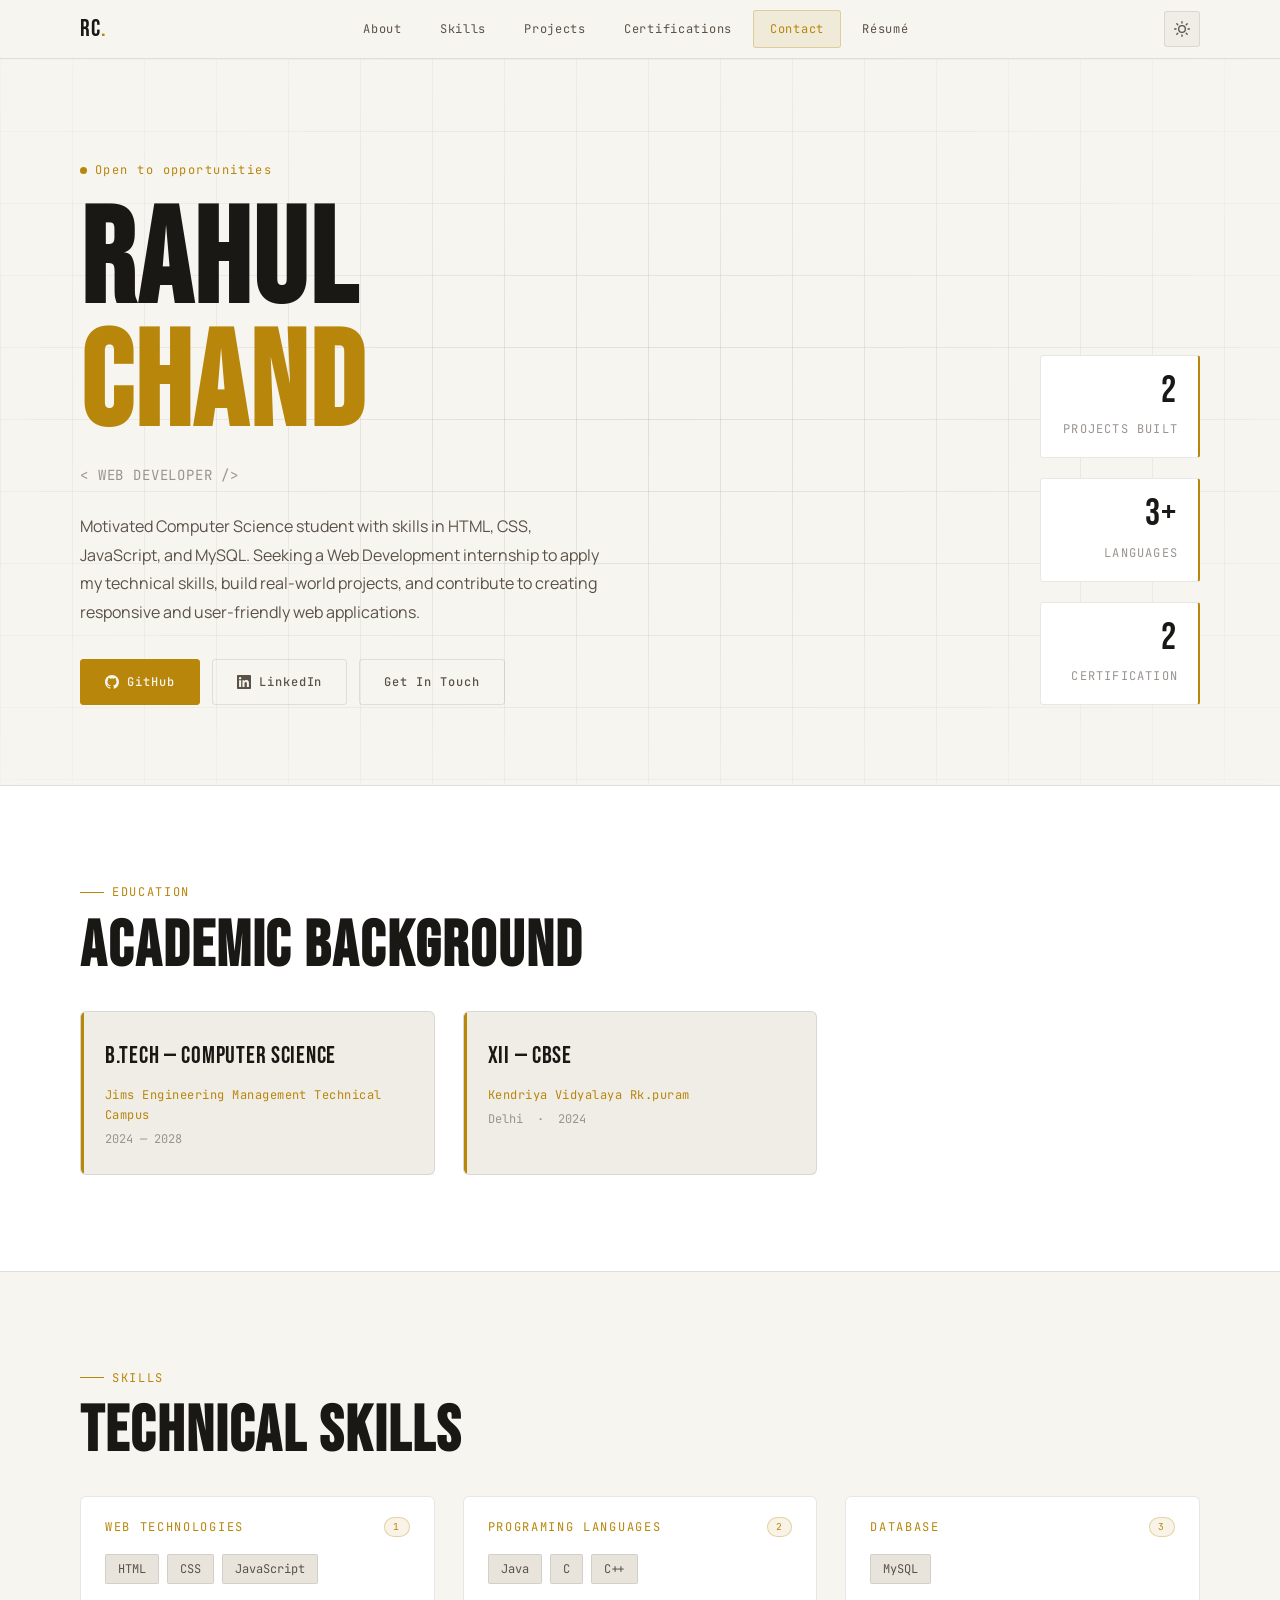
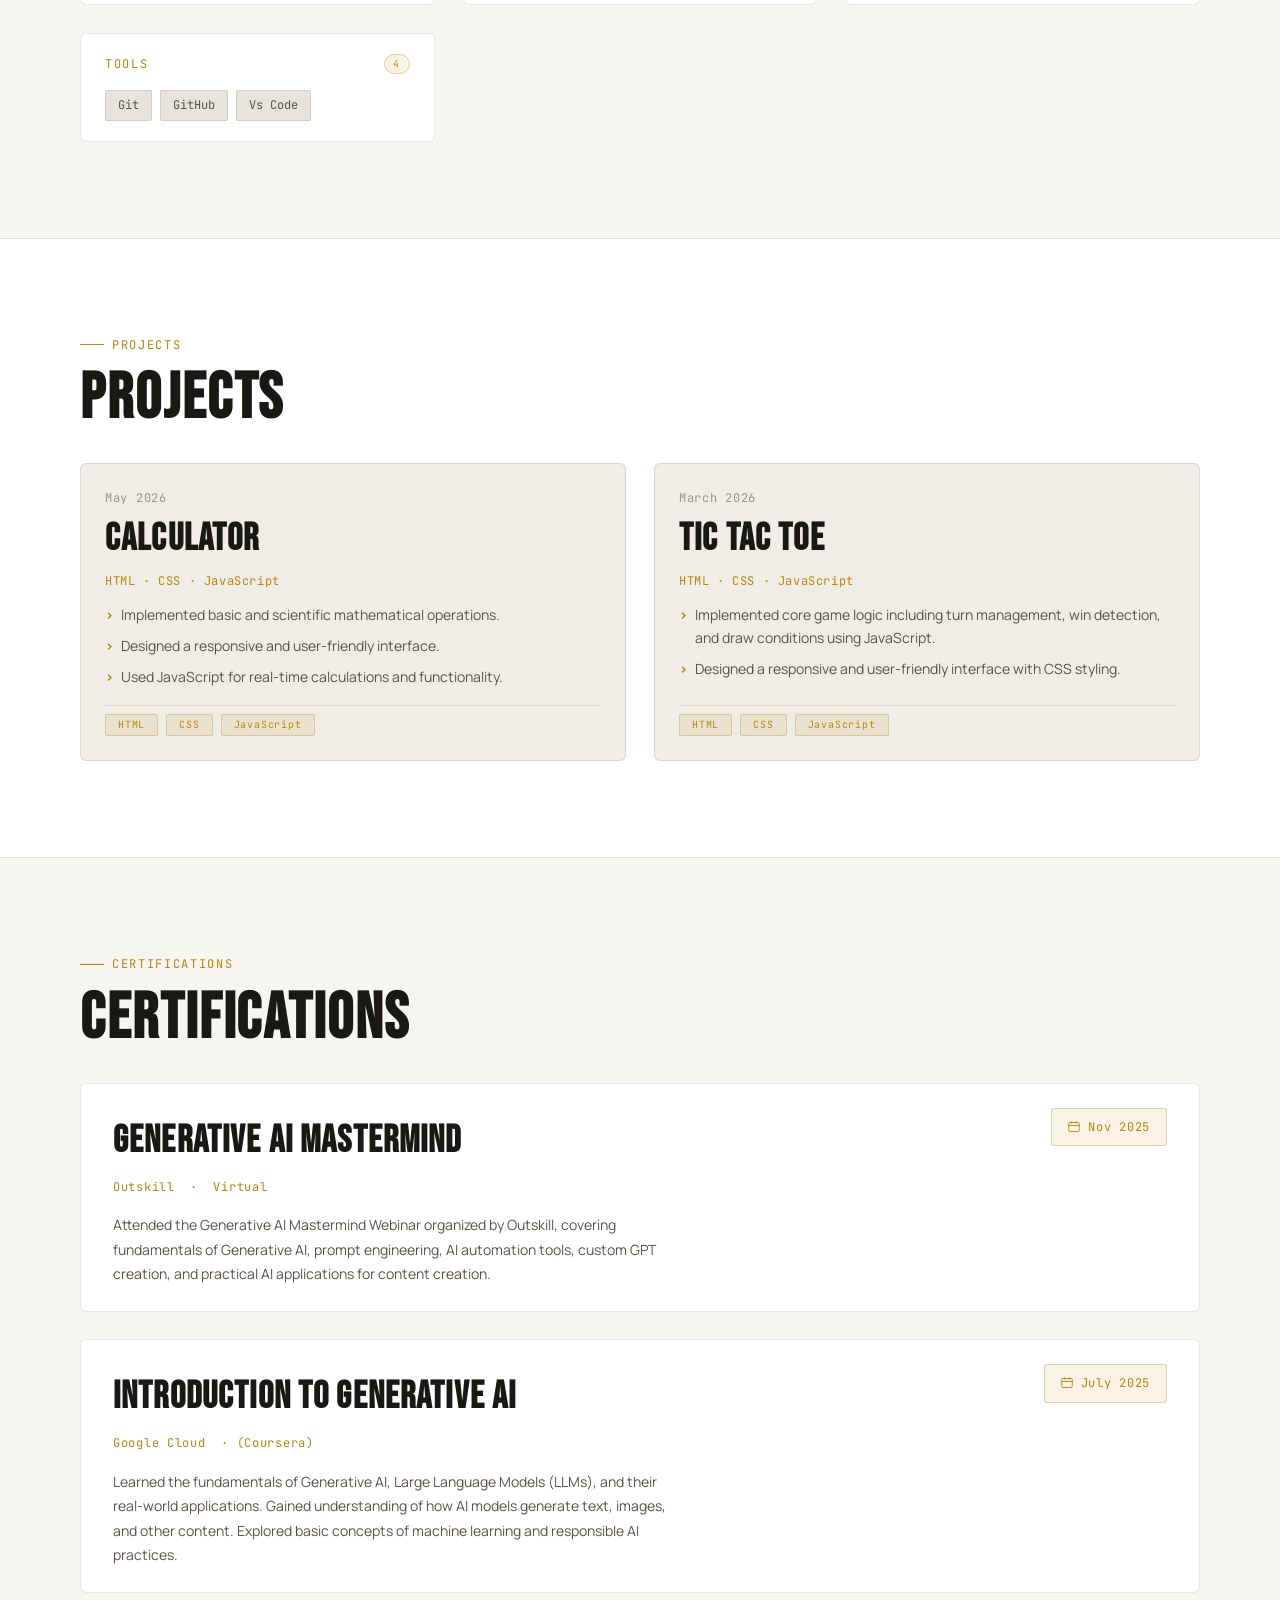
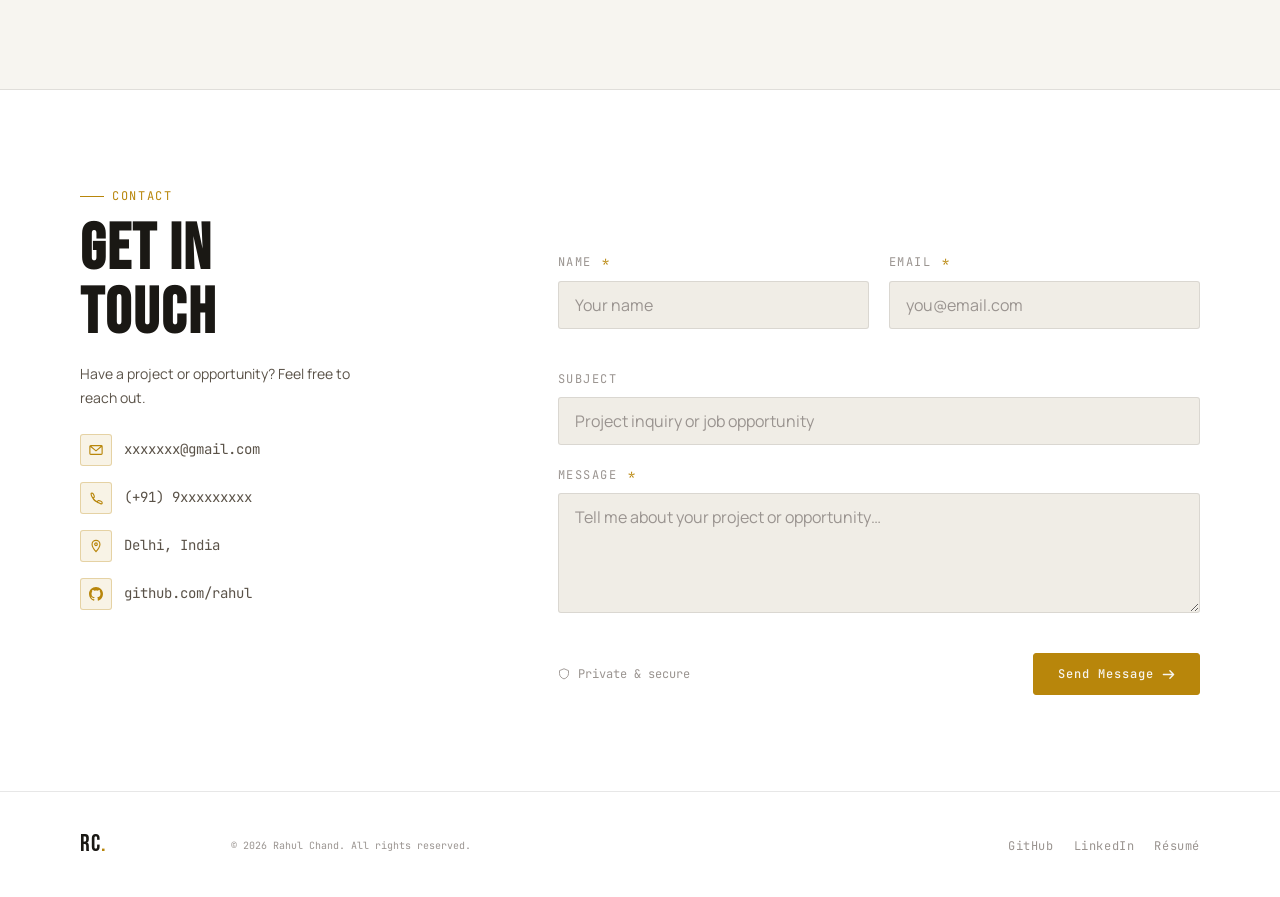
<file: index.html>
<!DOCTYPE html>
<html lang="en" data-theme="dark">
<head>
  <meta charset="UTF-8" />
  <meta name="viewport" content="width=device-width, initial-scale=1.0" />
  <meta name="description" content="Rahul Chand — Web Developer skilled in HTML, CSS, JavaScript and MySQL. B.Tech CS student, Delhi." />
  <meta name="keywords" content="Rahul Chand, web developer, HTML, CSS, JavaScript, MySQL, portfolio, Delhi" />
  <meta name="author" content="Rahul Chand" />
  <meta name="robots" content="index, follow" />
  <meta name="theme-color" content="#0d0d0d" media="(prefers-color-scheme: dark)" />
  <meta name="theme-color" content="#f7f5f0" media="(prefers-color-scheme: light)" />

  <meta property="og:type" content="website" />
  <meta property="og:title" content="Rahul Chand — Web Developer" />
  <meta property="og:description" content="B.Tech CS student building responsive, user-friendly websites." />
  <meta property="og:url" content="https://rahulchand.dev" />
  <meta property="og:locale" content="en_IN" />

  <meta name="twitter:card" content="summary" />
  <meta name="twitter:title" content="Rahul Chand — Web Developer" />
  <meta name="twitter:description" content="B.Tech CS student. HTML · CSS · JavaScript · MySQL." />

  <link rel="canonical" href="https://rahulchand.dev/" />
  <link rel="preconnect" href="https://fonts.googleapis.com" />
  <link rel="preconnect" href="https://fonts.gstatic.com" crossorigin />
  <link href="https://fonts.googleapis.com/css2?family=Bebas+Neue&family=Manrope:wght@300;400;500;600;700&family=JetBrains+Mono:wght@300;400;500&display=swap" rel="stylesheet" />

  <title>Rahul Chand — Web Developer</title>

   <link rel="stylesheet" href="style.css">

  <script type="application/ld+json">
{
    "@context": "https://schema.org",
    "@type": "Person",
    "name": "Rahul Chand",
    "url": "https://rahulchand.dev",
    "email": "chand.80767@gmail.com",
    "telephone": "+918800520690",
    "jobTitle": "Web Developer",
    "description": "B.Tech Computer Science student skilled in HTML, CSS, JavaScript and MySQL.",
    "address": { "@type": "PostalAddress", "addressLocality": "Delhi", "addressCountry": "IN" },
    "sameAs": ["https://linkedin.com/in/rahul-chand", "https://github.com/rahul"],
    "knowsAbout": ["HTML", "CSS", "JavaScript", "MySQL", "C", "C++"]
  }

</script> 
</head>

<body>
  <!-- Skip link -->
  <a href="#main-content" class="skip-link">Skip to main content</a>

  <!-- ══════════════════════ HEADER ═══════════════════════════ -->
  <header class="site-header" role="banner">
    <div class="container">
      <div class="header-grid">

        <!-- Logo -->
        <a href="/" class="site-logo" aria-label="Rahul Chand — Home">
          RC<span aria-hidden="true">.</span>
        </a>

        <!-- Desktop nav — CSS Flexbox -->
        <nav class="primary-nav" id="primary-nav" aria-label="Primary navigation">
          <ul class="nav-list" role="list">
            <li><a href="#about">About</a></li>
            <li><a href="#skills">Skills</a></li>
            <li><a href="#projects">Projects</a></li>
            <li><a href="#certifications">Certifications</a></li>
            <li><a href="#contact">Contact</a></li>
            <li><a href="resume.html" aria-label="Résumé page">Résumé</a></li>
          </ul>
        </nav>

        <!-- Actions: theme toggle + mobile hamburger -->
        <div class="header-actions">
          <!-- Theme toggle -->
          <button
            class="theme-toggle"
            id="theme-toggle"
            type="button"
            aria-label="Switch to light mode"
            title="Toggle theme"
          >
            <!-- Sun icon (shown in dark mode → clicking switches to light) -->
            <svg class="icon-moon" width="16" height="16" viewBox="0 0 24 24" fill="none" stroke="currentColor" stroke-width="2" stroke-linecap="round" stroke-linejoin="round" aria-hidden="true" focusable="false">
              <path d="M21 12.79A9 9 0 1111.21 3 7 7 0 0021 12.79z"/>
            </svg>
            <!-- Moon icon (shown in light mode → clicking switches to dark) -->
            <svg class="icon-sun" width="16" height="16" viewBox="0 0 24 24" fill="none" stroke="currentColor" stroke-width="2" stroke-linecap="round" stroke-linejoin="round" aria-hidden="true" focusable="false">
              <circle cx="12" cy="12" r="5"/>
              <line x1="12" y1="1" x2="12" y2="3"/><line x1="12" y1="21" x2="12" y2="23"/>
              <line x1="4.22" y1="4.22" x2="5.64" y2="5.64"/><line x1="18.36" y1="18.36" x2="19.78" y2="19.78"/>
              <line x1="1" y1="12" x2="3" y2="12"/><line x1="21" y1="12" x2="23" y2="12"/>
              <line x1="4.22" y1="19.78" x2="5.64" y2="18.36"/><line x1="18.36" y1="5.64" x2="19.78" y2="4.22"/>
            </svg>
          </button>

          <!-- Mobile toggle (visible < 768px) -->
          <button
            class="nav-toggle"
            id="nav-toggle"
            type="button"
            aria-controls="mobile-nav"
            aria-expanded="false"
            aria-label="Open navigation menu"
          >
            <svg width="16" height="12" viewBox="0 0 16 12" fill="none" aria-hidden="true" focusable="false">
              <rect width="16" height="1.5" fill="currentColor"/>
              <rect y="5.25" width="16" height="1.5" fill="currentColor"/>
              <rect y="10.5" width="16" height="1.5" fill="currentColor"/>
            </svg>
          </button>
        </div>

      </div>
    </div>

    <!-- Mobile nav dropdown -->
    <nav id="mobile-nav" class="mobile-nav" aria-label="Mobile navigation" aria-hidden="true">
      <ul class="mobile-nav-list" role="list">
        <li><a href="#about">About</a></li>
        <li><a href="#skills">Skills</a></li>
        <li><a href="#projects">Projects</a></li>
        <li><a href="#certifications">Certifications</a></li>
        <li><a href="#contact">Contact</a></li>
        <li><a href="resume.html">Résumé</a></li>
      </ul>
    </nav>
  </header>

  <!-- ══════════════════════ MAIN ═════════════════════════════ -->
  <main id="main-content">

    <!-- ── HERO ─────────────────────────────────────────────── -->
    <section class="hero" aria-labelledby="hero-heading">
      <div class="container">
        <div class="hero-grid">

          <!-- Left: text content -->
          <div>
            <p class="hero-badge" aria-label="Status: open to opportunities">
              <span class="hero-badge-dot" aria-hidden="true"></span>
              Open to opportunities
            </p>

            <h1 id="hero-heading" class="hero-name display">
              RAHUL<br /><span class="accent">CHAND</span>
            </h1>

            <p class="hero-role" aria-label="Role: Web Developer">
              &lt; WEB DEVELOPER /&gt;
            </p>

            <p class="hero-objective">
              Motivated Computer Science student with skills in HTML, CSS, JavaScript, and MySQL. Seeking a Web Development internship to apply my technical skills, build real-world projects, and contribute to creating responsive and user-friendly web applications.  
            </p>

            <div class="hero-cta">
              <a
                href="https://github.com/rahul"
                target="_blank"
                rel="noopener noreferrer"
                class="btn btn--primary"
                aria-label="GitHub profile (opens in new tab)"
              >
                <svg width="14" height="14" viewBox="0 0 24 24" fill="currentColor" aria-hidden="true" focusable="false">
                  <path d="M12 0C5.37 0 0 5.37 0 12c0 5.3 3.44 9.8 8.2 11.38.6.11.82-.26.82-.58v-2.03c-3.34.72-4.04-1.61-4.04-1.61-.54-1.38-1.33-1.75-1.33-1.75-1.08-.74.08-.72.08-.72 1.2.08 1.83 1.23 1.83 1.23 1.06 1.82 2.79 1.29 3.47.99.11-.77.42-1.29.76-1.59-2.67-.3-5.47-1.33-5.47-5.93 0-1.31.47-2.38 1.24-3.22-.12-.3-.54-1.52.12-3.18 0 0 1.01-.32 3.3 1.23a11.5 11.5 0 013.01-.4c1.02 0 2.05.13 3.01.4 2.28-1.55 3.29-1.23 3.29-1.23.66 1.66.24 2.88.12 3.18.77.84 1.24 1.91 1.24 3.22 0 4.61-2.81 5.63-5.49 5.92.43.37.82 1.1.82 2.22v3.29c0 .32.22.7.83.58C20.57 21.8 24 17.3 24 12c0-6.63-5.37-12-12-12z"/>
                </svg>
                GitHub
              </a>
              <a
                href="https://linkedin.com/in/rahul-chand"
                target="_blank"
                rel="noopener noreferrer"
                class="btn btn--outline"
                aria-label="LinkedIn profile (opens in new tab)"
              >
                <svg width="14" height="14" viewBox="0 0 24 24" fill="currentColor" aria-hidden="true" focusable="false">
                  <path d="M20.45 20.45h-3.56v-5.57c0-1.33-.03-3.04-1.85-3.04-1.85 0-2.13 1.45-2.13 2.94v5.67H9.35V9h3.41v1.56h.05c.48-.9 1.64-1.85 3.37-1.85 3.6 0 4.27 2.37 4.27 5.45v6.29zM5.34 7.43a2.07 2.07 0 110-4.14 2.07 2.07 0 010 4.14zM7.12 20.45H3.56V9h3.56v11.45zM22.22 0H1.77C.79 0 0 .77 0 1.72v20.56C0 23.23.79 24 1.77 24h20.45c.98 0 1.78-.77 1.78-1.72V1.72C24 .77 23.2 0 22.22 0z"/>
                </svg>
                LinkedIn
              </a>
              <a href="#contact" class="btn btn--outline">Get In Touch</a>
            </div>
          </div>

          <!-- Right: stats panel -->
          <aside class="hero-stats" aria-label="Quick facts">
            <div class="stat-card">
              <span class="stat-value">2</span>
              <span class="stat-label">Projects Built</span>
            </div>
            <div class="stat-card">
              <span class="stat-value">3+</span>
              <span class="stat-label">Languages</span>
            </div>
            <div class="stat-card">
              <span class="stat-value">2</span>
              <span class="stat-label">Certification</span>
            </div>
          </aside>

        </div>
      </div>
    </section>

    <hr class="divider" />

    <!-- ── EDUCATION ─────────────────────────────────────────── -->
    <section id="about" class="section section--surface" aria-labelledby="edu-heading">
      <div class="container">
        <p class="section-eyebrow">Education</p>
        <h2 id="edu-heading" class="section-title">Academic Background</h2>

        <!-- CSS Grid: auto-fill cards -->
        <div class="edu-grid stagger" role="list" aria-label="Educational qualifications">

          <article class="edu-card anim-up" role="listitem">
            <p class="edu-degree">B.Tech — Computer Science</p>
            <p class="edu-school">Jims Engineering Management Technical Campus</p>
            <p class="edu-meta">
              <time datetime="2024">2024</time> — <time datetime="2028">2028</time>
            </p>
          </article>

          <article class="edu-card anim-up" role="listitem">
            <p class="edu-degree">XII — CBSE</p>
            <p class="edu-school">Kendriya Vidyalaya Rk.puram</p>
            <p class="edu-meta">
              Delhi &nbsp;·&nbsp; <time datetime="2024">2024</time>
            </p>
          </article>

        </div>
      </div>
    </section>

    <hr class="divider" />

    <!-- ── SKILLS ─────────────────────────────────────────────── -->
    <section id="skills" class="section" aria-labelledby="skills-heading">
      <div class="container">
        <p class="section-eyebrow">Skills</p>
        <h2 id="skills-heading" class="section-title">Technical Skills</h2>

        <!-- CSS Grid: 1→2→3 columns -->
        <div class="skills-grid stagger" role="list" aria-label="Skill categories">

          <article class="skill-card anim-up" role="listitem">
            <div class="skill-category">
              Web Technologies
              <span class="skill-count">1</span>
            </div>
            <ul class="skill-pills" aria-label="Web technologies">
              <li class="skill-pill">HTML</li>
              <li class="skill-pill">CSS</li>
              <li class="skill-pill">JavaScript</li>
            </ul>
          </article>
          
          <article class="skill-card anim-up" role="listitem">
            <div class="skill-category">
              Programing Languages
              <span class="skill-count">2</span>
            </div>
            <ul class="skill-pills" aria-label="Programming languages">
              <li class="skill-pill">Java</li>
              <li class="skill-pill">C</li>
              <li class="skill-pill">C++</li>
            </ul>
          </article>

           
          <article class="skill-card anim-up" role="listitem">
            <div class="skill-category">
              Database
              <span class="skill-count">3</span>
            </div>
            <ul class="skill-pills" aria-label="Database technologies">
              <li class="skill-pill">MySQL</li>
            </ul>
          </article>

          <article class="skill-card anim-up" role="listitem">
            <div class="skill-category">
              Tools
              <span class="skill-count">4</span>
            </div>
            <ul class="skill-pills" aria-label="Database technologies">
              <li class="skill-pill">Git</li>
              <li class="skill-pill">GitHub</li>
              <li class="skill-pill">Vs Code</li>
            </ul>
          </article>


        </div>
      </div>
    </section>

    <hr class="divider" />

    <!-- ── PROJECTS ───────────────────────────────────────────── -->
    <section id="projects" class="section section--surface" aria-labelledby="projects-heading">
      <div class="container">
        <p class="section-eyebrow">Projects</p>
        <h2 id="projects-heading" class="section-title">Projects</h2>

        <!-- CSS Grid: 1→2 col -->
        <div class="projects-grid stagger" role="list" aria-label="Portfolio projects">

          <!-- Calculator -->
          <article class="project-card anim-up" role="listitem" aria-labelledby="proj-calc">
            <p class="project-date"><time datetime="2026-05">May 2026</time></p>
            <h3 id="proj-calc" class="project-title">CALCULATOR</h3>
            <p class="project-tech">HTML · CSS · JavaScript</p>
            <ul class="project-points" aria-label="Project highlights">
              <li>Implemented basic and scientific mathematical operations.</li>
              <li>Designed a responsive and user-friendly interface.</li>
              <li>Used JavaScript for real-time calculations and functionality.</li>
            </ul>
            <div class="project-footer">
              <span class="project-tag">HTML</span>
              <span class="project-tag">CSS</span>
              <span class="project-tag">JavaScript</span>
            </div>
          </article>

          <!-- Tic Tac Toe -->
          <article class="project-card anim-up" role="listitem" aria-labelledby="proj-ttt">
            <p class="project-date"><time datetime="2026-03">March 2026</time></p>
            <h3 id="proj-ttt" class="project-title">TIC TAC TOE</h3>
            <p class="project-tech">HTML · CSS · JavaScript</p>
            <ul class="project-points" aria-label="Project highlights">
              <li>Implemented core game logic including turn management, win detection, and draw conditions using JavaScript.</li>
              <li>Designed a responsive and user-friendly interface with CSS styling.</li>
            </ul>
            <div class="project-footer">
              <span class="project-tag">HTML</span>
              <span class="project-tag">CSS</span>
              <span class="project-tag">JavaScript</span>
            </div>
          </article>

        </div>
      </div>
    </section>

    <hr class="divider" />

    <!-- ── CERTIFICATIONS ─────────────────────────────────────── -->
    <section id="certifications" class="section" aria-labelledby="cert-heading">
      <div class="container">
        <p class="section-eyebrow">Certifications</p>
        <h2 id="cert-heading" class="section-title">Certifications</h2>

        <!-- CSS Grid: content | badge -->
        <article class="cert-card anim-up" aria-labelledby="cert-ai">
          <div>
            <h3 id="cert-ai" class="cert-name">GENERATIVE AI MASTERMIND</h3>
            <p class="cert-issuer">Outskill &nbsp;·&nbsp; Virtual</p>
            <p class="cert-desc">
              Attended the Generative AI Mastermind Webinar organized by Outskill,
              covering fundamentals of Generative AI, prompt engineering, AI automation
              tools, custom GPT creation, and practical AI applications for content creation.
            </p>
          </div>
          <time class="cert-badge" datetime="2025-11">
            <svg width="12" height="12" viewBox="0 0 16 16" fill="none" aria-hidden="true" focusable="false">
              <rect x="1" y="2" width="14" height="12" rx="1.5" stroke="currentColor" stroke-width="1.2"/>
              <path d="M5 1v2M11 1v2M1 6h14" stroke="currentColor" stroke-width="1.2" stroke-linecap="round"/>
            </svg>
            Nov 2025
          </time>
        </article>
        <br>
        <article class="cert-card anim-up" aria-labelledby="cert-ai">
          <div>
            <h3 id="cert-ai" class="cert-name">Introduction to Generative AI</h3>
            <p class="cert-issuer">Google Cloud &nbsp;·&nbsp;(Coursera)</p>
            <p class="cert-desc">
              Learned the fundamentals of Generative AI, Large Language Models (LLMs), and their real-world applications. Gained understanding of how AI models generate text, images, and other content. Explored basic concepts of machine learning and responsible AI practices.
            </p>
          </div>
          <time class="cert-badge" datetime="2025-11">
            <svg width="12" height="12" viewBox="0 0 16 16" fill="none" aria-hidden="true" focusable="false">
              <rect x="1" y="2" width="14" height="12" rx="1.5" stroke="currentColor" stroke-width="1.2"/>
              <path d="M5 1v2M11 1v2M1 6h14" stroke="currentColor" stroke-width="1.2" stroke-linecap="round"/>
            </svg>
            July 2025
          </time>
        </article>
      </div>
    </section>

    <hr class="divider" />

    <!-- ── CONTACT ────────────────────────────────────────────── -->
    <section id="contact" class="section section--surface" aria-labelledby="contact-heading">
      <div class="container">
        <p class="section-eyebrow">Contact</p>

        <!-- CSS Grid: info col | form col -->
        <div class="contact-grid">

          <!-- Info -->
          <div>
            <h2 id="contact-heading" class="section-title" style="margin-bottom: var(--sp-4)">
              GET IN<br />TOUCH
            </h2>
            <p style="color: var(--text-secondary); font-size: var(--text-sm); max-width: 30ch;">
              Have a project or opportunity? Feel free to reach out.
            </p>

            <!-- Flexbox column: contact items -->
            <ul class="contact-detail-list" aria-label="Contact information">
              <li class="contact-item">
                <span class="contact-icon" aria-hidden="true">
                  <svg width="14" height="14" viewBox="0 0 16 16" fill="none" stroke="currentColor" stroke-width="1.3" stroke-linecap="round"><path d="M2 4L8 9L14 4M2 3H14C14.55 3 15 3.45 15 4V12C15 12.55 14.55 13 14 13H2C1.45 13 1 12.55 1 12V4C1 3.45 1.45 3 2 3Z"/></svg>
                </span>
                <a href="mailto:xxxxxxx@gmail.com">xxxxxxx@gmail.com</a>
              </li>
              <li class="contact-item">
                <span class="contact-icon" aria-hidden="true">
                  <svg width="14" height="14" viewBox="0 0 16 16" fill="none" stroke="currentColor" stroke-width="1.3" stroke-linecap="round"><path d="M3 2.5C3 2.5 4.5 2 5.5 4.5L6 6C6 6 6.5 7 5.5 7.5L4.5 8C4.5 8 5 9.5 6.5 11 8 12.5 9.5 12.5 9.5 12.5L10 11.5C10.5 10.5 11.5 11 11.5 11L13 11.5C15.5 12.5 15 14 15 14 14.5 15.5 13 14.5 10 13 5 10.5 2 5 2.5 3 2.5 3 2.5 2.5 3 2.5Z"/></svg>
                </span>
                <a href="tel:+919xxxxxxxxx">(+91) 9xxxxxxxxx</a>
              </li>
              <li class="contact-item">
                <span class="contact-icon" aria-hidden="true">
                  <svg width="14" height="14" viewBox="0 0 16 16" fill="none" stroke="currentColor" stroke-width="1.3"><path d="M8 1.5C5.51 1.5 3.5 3.51 3.5 6 3.5 9.5 8 14.5 8 14.5 8 14.5 12.5 9.5 12.5 6 12.5 3.51 10.49 1.5 8 1.5ZM8 7.5C7.17 7.5 6.5 6.83 6.5 6 6.5 5.17 7.17 4.5 8 4.5 8.83 4.5 9.5 5.17 9.5 6 9.5 6.83 8.83 7.5 8 7.5Z"/></svg>
                </span>
                <span>Delhi, India</span>
              </li>
              <li class="contact-item">
                <span class="contact-icon" aria-hidden="true">
                  <svg width="14" height="14" viewBox="0 0 24 24" fill="currentColor" aria-hidden="true"><path d="M12 0C5.37 0 0 5.37 0 12c0 5.3 3.44 9.8 8.2 11.38.6.11.82-.26.82-.58v-2.03c-3.34.72-4.04-1.61-4.04-1.61-.54-1.38-1.33-1.75-1.33-1.75-1.08-.74.08-.72.08-.72 1.2.08 1.83 1.23 1.83 1.23 1.06 1.82 2.79 1.29 3.47.99.11-.77.42-1.29.76-1.59-2.67-.3-5.47-1.33-5.47-5.93 0-1.31.47-2.38 1.24-3.22-.12-.3-.54-1.52.12-3.18 0 0 1.01-.32 3.3 1.23a11.5 11.5 0 013.01-.4c1.02 0 2.05.13 3.01.4 2.28-1.55 3.29-1.23 3.29-1.23.66 1.66.24 2.88.12 3.18.77.84 1.24 1.91 1.24 3.22 0 4.61-2.81 5.63-5.49 5.92.43.37.82 1.1.82 2.22v3.29c0 .32.22.7.83.58C20.57 21.8 24 17.3 24 12c0-6.63-5.37-12-12-12z"/></svg>
                </span>
                <a href="https://github.com/rahul" target="_blank" rel="noopener noreferrer" aria-label="GitHub (opens in new tab)">github.com/rahul</a>
              </li>
            </ul>
          </div>

          <!-- Form — CSS Flexbox column -->
          <div>
            <div id="form-status" class="form-status" role="status" aria-live="polite" aria-atomic="true"></div>

            <form
              id="contact-form"
              class="contact-form mt-4"
              novalidate
              aria-label="Contact form"
              method="POST"
              action="/api/contact"
            >
              <!-- Name + Email row: CSS Grid 1→2 cols -->
              <div class="form-row">
                <div class="form-group">
                  <label class="form-label" for="f-name">
                    Name <span class="req" aria-hidden="true">*</span>
                  </label>
                  <input
                    class="form-input"
                    type="text"
                    id="f-name"
                    name="name"
                    autocomplete="name"
                    required
                    aria-required="true"
                    aria-describedby="f-name-error"
                    placeholder="Your name"
                  />
                  <span id="f-name-error" class="field-error" role="alert"></span>
                </div>
                <div class="form-group">
                  <label class="form-label" for="f-email">
                    Email <span class="req" aria-hidden="true">*</span>
                  </label>
                  <input
                    class="form-input"
                    type="email"
                    id="f-email"
                    name="email"
                    autocomplete="email"
                    required
                    aria-required="true"
                    aria-describedby="f-email-error"
                    placeholder="you@email.com"
                  />
                  <span id="f-email-error" class="field-error" role="alert"></span>
                </div>
              </div>

              <div class="form-group">
                <label class="form-label" for="f-subject">Subject</label>
                <input
                  class="form-input"
                  type="text"
                  id="f-subject"
                  name="subject"
                  placeholder="Project inquiry or job opportunity"
                />
              </div>

              <div class="form-group">
                <label class="form-label" for="f-message">
                  Message <span class="req" aria-hidden="true">*</span>
                </label>
                <textarea
                  class="form-textarea"
                  id="f-message"
                  name="message"
                  required
                  aria-required="true"
                  aria-describedby="f-message-error f-message-hint"
                  placeholder="Tell me about your project or opportunity…"
                  minlength="10"
                ></textarea>
                <span id="f-message-hint" class="sr-only">Minimum 10 characters</span>
                <span id="f-message-error" class="field-error" role="alert"></span>
              </div>

              <!-- Footer: privacy + submit -->
              <div class="form-footer">
                <p class="privacy-note">
                  <svg width="12" height="12" viewBox="0 0 16 16" fill="none" stroke="currentColor" stroke-width="1.2" aria-hidden="true" focusable="false"><path d="M8 1L2 3.5V7.5C2 10.7 4.7 13.7 8 14.5 11.3 13.7 14 10.7 14 7.5V3.5L8 1Z"/></svg>
                  Private & secure
                </p>
                <button type="submit" class="btn btn--primary" aria-describedby="form-status">
                  Send Message
                  <svg width="13" height="13" viewBox="0 0 14 14" fill="none" stroke="currentColor" stroke-width="1.5" stroke-linecap="round" aria-hidden="true" focusable="false">
                    <path d="M1.5 7H12.5M12.5 7L8.5 3M12.5 7L8.5 11"/>
                  </svg>
                </button>
              </div>
            </form>
          </div>

        </div>
      </div>
    </section>

  </main>

  <!-- ══════════════════════ FOOTER ═══════════════════════════ -->
  <footer class="site-footer" role="contentinfo">
    <div class="container">
      <!-- CSS Grid: logo | copy | links -->
      <div class="footer-grid">

        <p class="footer-logo" aria-label="Rahul Chand">
          RC<span aria-hidden="true">.</span>
        </p>

        <p class="footer-copy">
          <small>© <time datetime="2026">2026</time> Rahul Chand. All rights reserved.</small>
        </p>

        <nav aria-label="Footer navigation">
          <ul class="footer-links" role="list">
            <li>
              <a href="https://github.com/rahul" target="_blank" rel="noopener noreferrer" aria-label="GitHub (opens in new tab)">GitHub</a>
            </li>
            <li>
              <a href="https://linkedin.com/in/rahul-chand" target="_blank" rel="noopener noreferrer" aria-label="LinkedIn (opens in new tab)">LinkedIn</a>
            </li>
            <li>
              <a href="resume.html">Résumé</a>
            </li>
          </ul>
        </nav>

      </div>
    </div>
  </footer>

   <script src="script.js"></script>
  

</body>
</html>
</file>
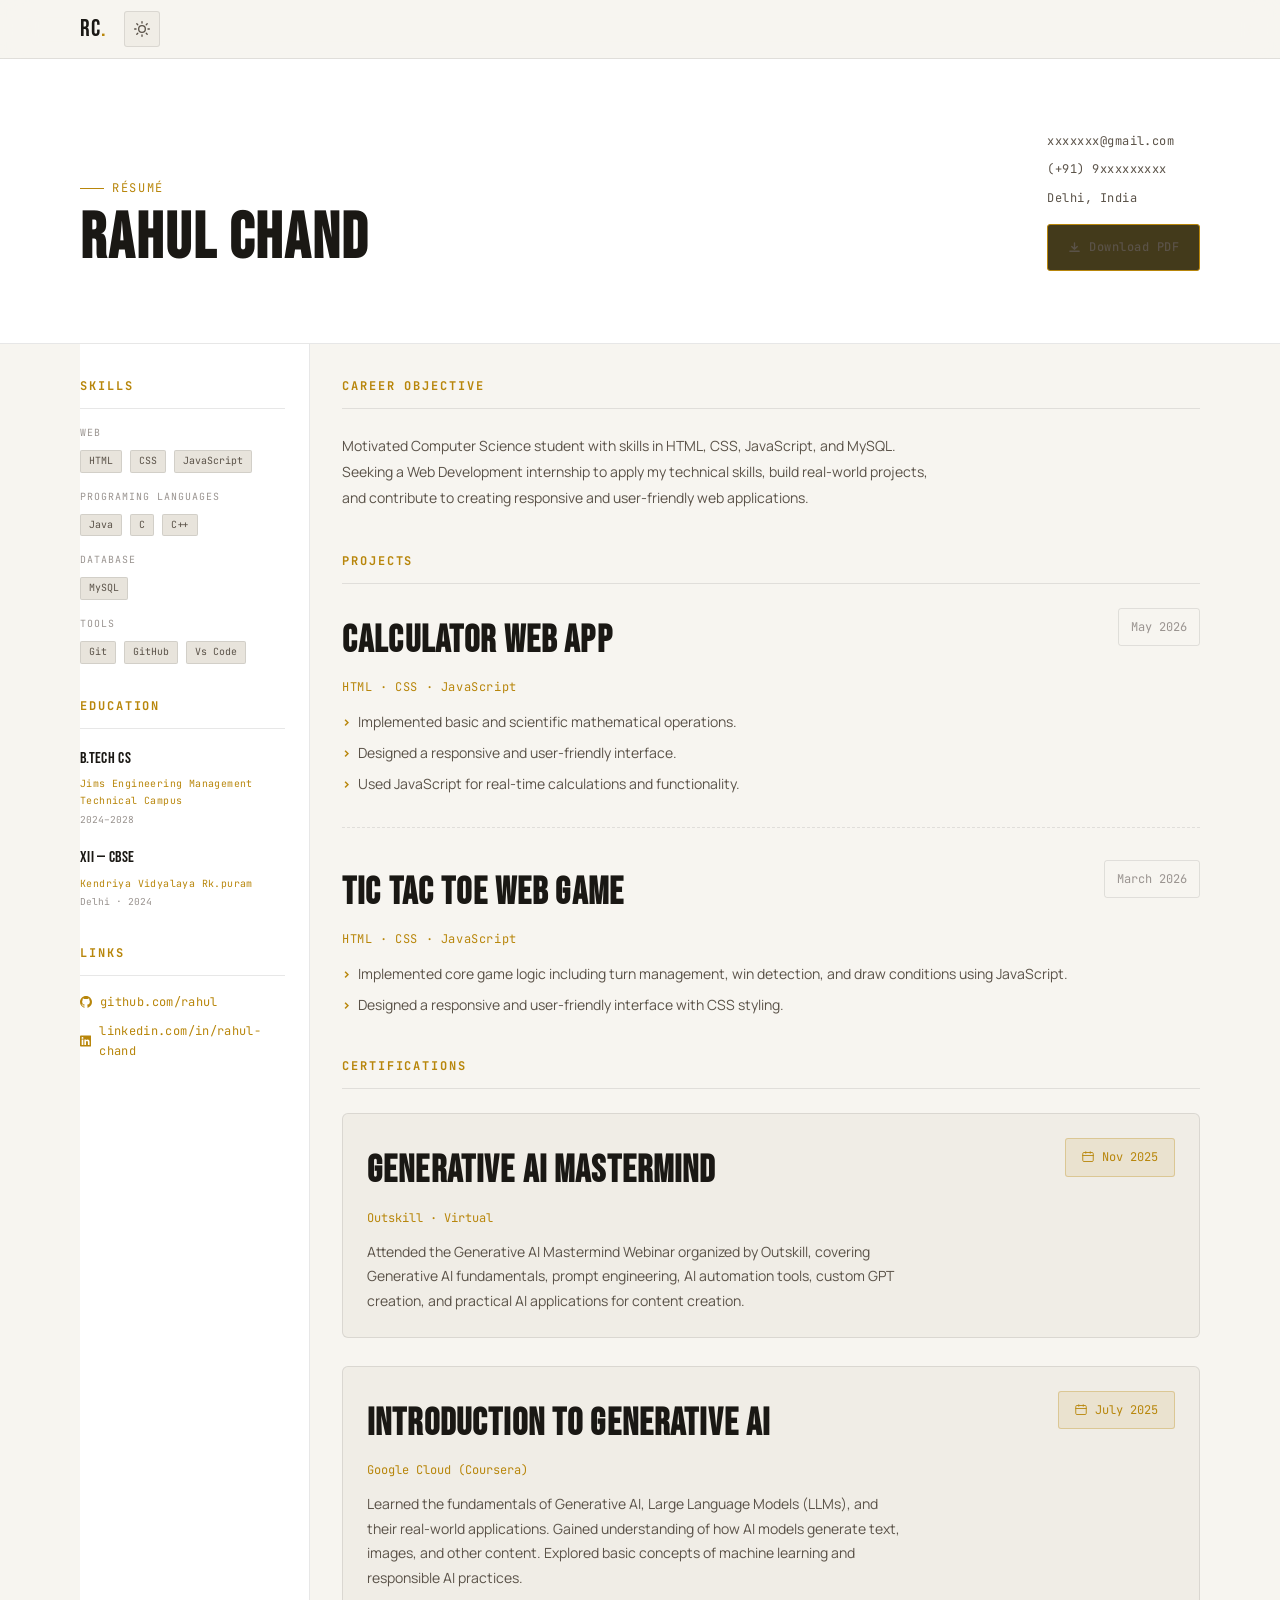
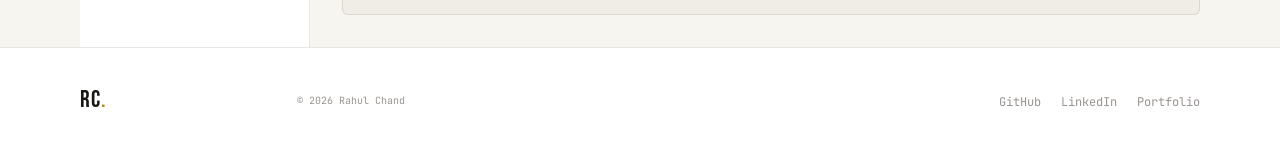
<file: resume.html>
<!DOCTYPE html>
<html lang="en" data-theme="dark">
<head>
  <meta charset="UTF-8" />
  <meta name="viewport" content="width=device-width, initial-scale=1.0" />
  <meta name="description" content="Résumé — Rahul Chand, Web Developer. B.Tech CS, Delhi. HTML · CSS · JavaScript · MySQL." />
  <meta name="author" content="Rahul Chand" />
  <meta name="robots" content="index, follow" />
  <meta name="theme-color" content="#0d0d0d" media="(prefers-color-scheme: dark)" />
  <meta name="theme-color" content="#f7f5f0" media="(prefers-color-scheme: light)" />
  <meta property="og:type" content="profile" />
  <meta property="og:title" content="Résumé — Rahul Chand" />
  <meta property="og:description" content="Web Developer. HTML · CSS · JavaScript · MySQL." />
  <meta property="og:url" content="https://rahulchand.dev/resume.html" />
  <link rel="canonical" href="https://rahulchand.dev/resume.html" />

  <link rel="preconnect" href="https://fonts.googleapis.com" />
  <link rel="preconnect" href="https://fonts.gstatic.com" crossorigin />
  <link href="https://fonts.googleapis.com/css2?family=Bebas+Neue&family=Manrope:wght@300;400;500;600;700&family=JetBrains+Mono:wght@300;400;500&display=swap" rel="stylesheet" />

  <title>Résumé — Rahul Chand</title>

  <link rel="stylesheet" href="style2.css">

  <script type="application/ld+json">
  {
    "@context": "https://schema.org",
    "@type": "Person",
    "name": "Rahul Chand",
    "email": "chand.80767@gmail.com",
    "telephone": "+918800520690",
    "jobTitle": "Web Developer",
    "alumniOf": { "@type": "CollegeOrUniversity", "name": "Jims Engineering Management Technical Campus" },
    "address": { "@type": "PostalAddress", "addressLocality": "Delhi", "addressCountry": "IN" }
  }
  </script>
</head>

<body>
  <a href="#main-content" class="skip-link">Skip to main content</a>

  <!-- Header -->
  <header class="site-header" role="banner">
    <div class="container">
      <div class="header-grid">
        <a href="index.html" class="site-logo" aria-label="Rahul Chand — Home">RC<span aria-hidden="true">.</span></a>

        <nav class="primary-nav" id="primary-nav" aria-label="Primary navigation">
          <ul class="nav-list" role="list">
            <li><a href="index.html#about">About</a></li>
            <li><a href="index.html#skills">Skills</a></li>
            <li><a href="index.html#projects">Projects</a></li>
            <li><a href="index.html#certifications">Certifications</a></li>
            <li><a href="index.html#contact">Contact</a></li>
            <li><a href="resume.html" aria-current="page">Résumé</a></li>
          </ul>
        </nav>

        <div class="header-actions">
          <button class="theme-toggle" id="theme-toggle" type="button" aria-label="Switch to light mode">
            <svg class="icon-moon" width="16" height="16" viewBox="0 0 24 24" fill="none" stroke="currentColor" stroke-width="2" stroke-linecap="round" stroke-linejoin="round" aria-hidden="true" focusable="false"><path d="M21 12.79A9 9 0 1111.21 3 7 7 0 0021 12.79z"/></svg>
            <svg class="icon-sun"  width="16" height="16" viewBox="0 0 24 24" fill="none" stroke="currentColor" stroke-width="2" stroke-linecap="round" stroke-linejoin="round" aria-hidden="true" focusable="false"><circle cx="12" cy="12" r="5"/><line x1="12" y1="1" x2="12" y2="3"/><line x1="12" y1="21" x2="12" y2="23"/><line x1="4.22" y1="4.22" x2="5.64" y2="5.64"/><line x1="18.36" y1="18.36" x2="19.78" y2="19.78"/><line x1="1" y1="12" x2="3" y2="12"/><line x1="21" y1="12" x2="23" y2="12"/><line x1="4.22" y1="19.78" x2="5.64" y2="18.36"/><line x1="18.36" y1="5.64" x2="19.78" y2="4.22"/></svg>
          </button>
          <button class="nav-toggle" id="nav-toggle" type="button" aria-controls="mobile-nav" aria-expanded="false" aria-label="Open navigation menu">
            <svg width="16" height="12" viewBox="0 0 16 12" fill="none" aria-hidden="true" focusable="false"><rect width="16" height="1.5" fill="currentColor"/><rect y="5.25" width="16" height="1.5" fill="currentColor"/><rect y="10.5" width="16" height="1.5" fill="currentColor"/></svg>
          </button>
        </div>
      </div>
    </div>

    <nav id="mobile-nav" class="mobile-nav" aria-label="Mobile navigation" aria-hidden="true">
      <ul class="mobile-nav-list" role="list">
        <li><a href="index.html#about">About</a></li>
        <li><a href="index.html#skills">Skills</a></li>
        <li><a href="index.html#projects">Projects</a></li>
        <li><a href="index.html#certifications">Certifications</a></li>
        <li><a href="index.html#contact">Contact</a></li>
        <li><a href="resume.html" aria-current="page">Résumé</a></li>
      </ul>
    </nav>
  </header>

  <!-- Page top -->
  <div class="page-top" role="region" aria-label="Page introduction">
    <div class="container">
      <div class="page-top-grid">
        <div>
          <p class="page-tag">Résumé</p>
          <h1 class="page-name">RAHUL CHAND</h1>
        </div>
        <div class="page-contact" aria-label="Contact details">
          <p><a href="mailto:xxxxxxx@gmail.com">xxxxxxx@gmail.com</a></p>
          <p><a href="tel:+919xxxxxxxxx">(+91) 9xxxxxxxxx</a></p>
          <p>Delhi, India</p>
          <a href="https://drive.google.com/file/d/1iqDzPs6IIwI2owl2KwGrMRRzvFys1bEF/view" class="btn btn--primary" download aria-label="Download résumé as PDF" style="margin-top: var(--sp-2)">
            <svg width="13" height="13" viewBox="0 0 14 14" fill="none" stroke="currentColor" stroke-width="1.5" stroke-linecap="round" aria-hidden="true" focusable="false"><path d="M7 2V9M7 9L4 6M7 9L10 6M2 11H12"/></svg>
            Download PDF
          </a>
        </div>
      </div>
    </div>
  </div>

  <!-- Main -->
  <main id="main-content">
    <div class="container">
      <!-- CSS Grid: sidebar | content -->
      <div class="resume-layout">

        <!-- Sidebar -->
        <aside aria-label="Skills and education" class="resume-sidebar">

          <section class="sidebar-block" aria-labelledby="sb-skills">
            <h2 id="sb-skills" class="sidebar-heading">Skills</h2>
            <div class="sb-group">
              <span class="sb-group-label">Web</span>
              <ul class="sb-pills" aria-label="Web technologies">
                <li class="sb-pill">HTML</li>
                <li class="sb-pill">CSS</li>
                <li class="sb-pill">JavaScript</li>
              </ul>
            </div>
            <div class="sb-group">
              <span class="sb-group-label">Programing Languages</span>
              <ul class="sb-pills" aria-label="Programming languages">
                <li class="sb-pill">Java</li>
                <li class="sb-pill">C</li>
                <li class="sb-pill">C++</li>
              </ul>
            </div>
            <div class="sb-group">
              <span class="sb-group-label">Database</span>
              <ul class="sb-pills" aria-label="Database">
                <li class="sb-pill">MySQL</li>
              </ul>
            </div>
            <div class="sb-group">
              <span class="sb-group-label">Tools</span>
              <ul class="sb-pills" aria-label="Database">
                <li class="sb-pill">Git</li>
                <li class="sb-pill">GitHub</li>
                <li class="sb-pill">Vs Code</li>
              </ul>
            </div>
          </section>

          <section class="sidebar-block" aria-labelledby="sb-edu">
            <h2 id="sb-edu" class="sidebar-heading">Education</h2>
            <div class="sb-edu-item">
              <p class="sb-edu-deg">B.Tech CS</p>
              <p class="sb-edu-sch">Jims Engineering Management Technical Campus</p>
              <p class="sb-edu-yr"><time datetime="2024">2024</time>–<time datetime="2028">2028</time></p>
            </div>
            <div class="sb-edu-item">
              <p class="sb-edu-deg">XII — CBSE</p>
              <p class="sb-edu-sch">Kendriya Vidyalaya Rk.puram</p>
              <p class="sb-edu-yr">Delhi · <time datetime="2024">2024</time></p>
            </div>
          </section>

          <section class="sidebar-block" aria-labelledby="sb-links">
            <h2 id="sb-links" class="sidebar-heading">Links</h2>
            <div class="sb-links">
              <a href="https://github.com/rahul" target="_blank" rel="noopener noreferrer" class="sb-link" aria-label="GitHub (opens in new tab)">
                <svg width="12" height="12" viewBox="0 0 24 24" fill="currentColor" aria-hidden="true"><path d="M12 0C5.37 0 0 5.37 0 12c0 5.3 3.44 9.8 8.2 11.38.6.11.82-.26.82-.58v-2.03c-3.34.72-4.04-1.61-4.04-1.61-.54-1.38-1.33-1.75-1.33-1.75-1.08-.74.08-.72.08-.72 1.2.08 1.83 1.23 1.83 1.23 1.06 1.82 2.79 1.29 3.47.99.11-.77.42-1.29.76-1.59-2.67-.3-5.47-1.33-5.47-5.93 0-1.31.47-2.38 1.24-3.22-.12-.3-.54-1.52.12-3.18 0 0 1.01-.32 3.3 1.23a11.5 11.5 0 013.01-.4c1.02 0 2.05.13 3.01.4 2.28-1.55 3.29-1.23 3.29-1.23.66 1.66.24 2.88.12 3.18.77.84 1.24 1.91 1.24 3.22 0 4.61-2.81 5.63-5.49 5.92.43.37.82 1.1.82 2.22v3.29c0 .32.22.7.83.58C20.57 21.8 24 17.3 24 12c0-6.63-5.37-12-12-12z"/></svg>
                github.com/rahul
              </a>
              <a href="https://linkedin.com/in/rahul-chand" target="_blank" rel="noopener noreferrer" class="sb-link" aria-label="LinkedIn (opens in new tab)">
                <svg width="12" height="12" viewBox="0 0 24 24" fill="currentColor" aria-hidden="true"><path d="M20.45 20.45h-3.56v-5.57c0-1.33-.03-3.04-1.85-3.04-1.85 0-2.13 1.45-2.13 2.94v5.67H9.35V9h3.41v1.56h.05c.48-.9 1.64-1.85 3.37-1.85 3.6 0 4.27 2.37 4.27 5.45v6.29zM5.34 7.43a2.07 2.07 0 110-4.14 2.07 2.07 0 010 4.14zM7.12 20.45H3.56V9h3.56v11.45zM22.22 0H1.77C.79 0 0 .77 0 1.72v20.56C0 23.23.79 24 1.77 24h20.45c.98 0 1.78-.77 1.78-1.72V1.72C24 .77 23.2 0 22.22 0z"/></svg>
                linkedin.com/in/rahul-chand
              </a>
            </div>
          </section>

        </aside>

        <!-- Main content -->
        <div class="resume-main">

          <section class="r-section" aria-labelledby="r-obj">
            <h2 id="r-obj" class="r-heading">Career Objective</h2>
            <p class="r-objective">
             Motivated Computer Science student with skills in HTML, CSS, JavaScript, and MySQL. Seeking a Web Development internship to apply my technical skills, build real-world projects, and contribute to creating responsive and user-friendly web applications.

 
            </p>
          </section>

          <section class="r-section" aria-labelledby="r-proj">
            <h2 id="r-proj" class="r-heading">Projects</h2>

            <article class="r-project" aria-labelledby="rp-calc">
              <div class="r-proj-header">
                <div>
                  <h3 id="rp-calc" class="r-proj-name">CALCULATOR WEB APP</h3>
                  <p class="r-proj-tech">HTML · CSS · JavaScript</p>
                </div>
                <time class="r-proj-date" datetime="2026-05">May 2026</time>
              </div>
              <ul class="r-points" aria-label="Project details">
                <li>Implemented basic and scientific mathematical operations.</li>
                <li>Designed a responsive and user-friendly interface.</li>
                <li>Used JavaScript for real-time calculations and functionality.</li>
              </ul>
            </article>

            <article class="r-project" aria-labelledby="rp-ttt">
              <div class="r-proj-header">
                <div>
                  <h3 id="rp-ttt" class="r-proj-name">TIC TAC TOE WEB GAME</h3>
                  <p class="r-proj-tech">HTML · CSS · JavaScript</p>
                </div>
                <time class="r-proj-date" datetime="2026-03">March 2026</time>
              </div>
              <ul class="r-points" aria-label="Project details">
                <li>Implemented core game logic including turn management, win detection, and draw conditions using JavaScript.</li>
                <li>Designed a responsive and user-friendly interface with CSS styling.</li>
              </ul>
            </article>
          </section>

          <section class="r-section" aria-labelledby="r-cert">
            <h2 id="r-cert" class="r-heading">Certifications</h2>
            <article class="r-cert-card" aria-labelledby="rc-ai">
              <div>
                <h3 id="rc-ai" class="r-cert-name">GENERATIVE AI MASTERMIND</h3>
                <p class="r-cert-issuer">Outskill · Virtual</p>
                <p class="r-cert-desc">
                  Attended the Generative AI Mastermind Webinar organized by Outskill,
                  covering Generative AI fundamentals, prompt engineering, AI automation tools,
                  custom GPT creation, and practical AI applications for content creation.
                </p>
              </div>
              <time class="r-cert-badge" datetime="2025-11">
                <svg width="12" height="12" viewBox="0 0 16 16" fill="none" stroke="currentColor" stroke-width="1.2" aria-hidden="true"><rect x="1" y="2" width="14" height="12" rx="1.5"/><path d="M5 1v2M11 1v2M1 6h14" stroke-linecap="round"/></svg>
                Nov 2025
              </time>
            </article>
            <br>
            <article class="r-cert-card" aria-labelledby="rc-ai">
              <div>
                <h3 id="rc-ai" class="r-cert-name">Introduction to Generative AI</h3>
                <p class="r-cert-issuer">Google Cloud (Coursera)</p>
                <p class="r-cert-desc">
                  Learned the fundamentals of Generative AI, Large Language Models (LLMs), and their real-world applications. Gained understanding of how AI models generate text, images, and other content. Explored basic concepts of machine learning and responsible AI practices.
                </p>
              </div>
              <time class="r-cert-badge" datetime="2025-11">
                <svg width="12" height="12" viewBox="0 0 16 16" fill="none" stroke="currentColor" stroke-width="1.2" aria-hidden="true"><rect x="1" y="2" width="14" height="12" rx="1.5"/><path d="M5 1v2M11 1v2M1 6h14" stroke-linecap="round"/></svg>
                July 2025
              </time>
            </article>
          </section>

        </div>
      </div>
    </div>
  </main>

  <!-- Footer -->
  <footer class="site-footer" role="contentinfo">
    <div class="container">
      <div class="footer-grid">
        <p class="footer-logo" aria-label="Rahul Chand">RC<span aria-hidden="true">.</span></p>
        <p class="footer-copy"><small>© <time datetime="2026">2026</time> Rahul Chand</small></p>
        <nav aria-label="Footer navigation">
          <ul class="footer-links" role="list">
            <li><a href="https://github.com/rahul" target="_blank" rel="noopener noreferrer" aria-label="GitHub (opens in new tab)">GitHub</a></li>
            <li><a href="https://linkedin.com/in/rahul-chand" target="_blank" rel="noopener noreferrer" aria-label="LinkedIn (opens in new tab)">LinkedIn</a></li>
            <li><a href="index.html">Portfolio</a></li>
          </ul>
        </nav>
      </div>
    </div>
  </footer>

  <script src="script2.js"></script>

</body>
</html>
</file>
<file: style.css>
/* ═══════════════════════════════════════════════════════════════
   DESIGN TOKENS — CSS CUSTOM PROPERTIES
   Light/Dark via [data-theme] attribute on <html>
   Mobile-first scale: base → sm(480) → md(768) → lg(1024) → xl(1280)
═══════════════════════════════════════════════════════════════ */

/* ── Dark theme (default) ─────────────────────────────────── */
[data-theme="dark"] {
  --bg-base:      ;
  --bg-surface:   #141414;
  --bg-raised:    #1a1a1a;
  --bg-overlay:   #222222;

  --text-primary:  #f0ede8;
  --text-secondary:#9a9590;
  --text-muted:    #5a5550;

  --accent:        #e8c547;   /* warm yellow — distinct from teal/amber defaults */
  --accent-dim:    #c9a930;
  --accent-glow:   rgba(232,197,71,0.12);

  --border:        rgba(240,237,232,0.08);
  --border-accent: rgba(232,197,71,0.25);

  --shadow-sm:     0 1px 3px rgba(0,0,0,0.4);
  --shadow-md:     0 4px 16px rgba(0,0,0,0.5);
  --shadow-lg:     0 12px 40px rgba(0,0,0,0.6);

  --toggle-icon:   "☀";
  color-scheme: dark;
}

/* ── Light theme ──────────────────────────────────────────── */
[data-theme="light"] {
  --bg-base:      #f7f5f0;
  --bg-surface:   #ffffff;
  --bg-raised:    #f0ede6;
  --bg-overlay:   #e8e4dc;

  --text-primary:  #1a1814;
  --text-secondary:#5a5248;
  --text-muted:    #9a9490;

  --accent:        #b8860b;   /* same hue, darker for contrast on light */
  --accent-dim:    #96700a;
  --accent-glow:   rgba(184,134,11,0.10);

  --border:        rgba(26,24,20,0.1);
  --border-accent: rgba(184,134,11,0.3);

  --shadow-sm:     0 1px 3px rgba(0,0,0,0.08);
  --shadow-md:     0 4px 16px rgba(0,0,0,0.1);
  --shadow-lg:     0 12px 40px rgba(0,0,0,0.15);

  --toggle-icon:   "☾";
  color-scheme: light;
}

/* ── Shared spacing & type tokens ─────────────────────────── */
:root {
  --font-display: 'Bebas Neue', sans-serif;
  --font-body:    'Manrope', sans-serif;
  --font-mono:    'JetBrains Mono', monospace;

  /* Fluid type scale (clamp: min, preferred, max) */
  --text-xs:   clamp(0.65rem,  0.6rem + 0.25vw,  0.75rem);
  --text-sm:   clamp(0.78rem,  0.72rem + 0.3vw,  0.875rem);
  --text-base: clamp(0.9rem,   0.85rem + 0.25vw, 1rem);
  --text-lg:   clamp(1.05rem,  0.95rem + 0.5vw,  1.2rem);
  --text-xl:   clamp(1.2rem,   1rem + 1vw,       1.5rem);
  --text-2xl:  clamp(1.6rem,   1.2rem + 2vw,     2.4rem);
  --text-3xl:  clamp(2.2rem,   1.4rem + 4vw,     4rem);
  --text-hero: clamp(3.5rem,   2rem + 8vw,       9rem);

  /* Spacing */
  --sp-1:  0.25rem;
  --sp-2:  0.5rem;
  --sp-3:  0.75rem;
  --sp-4:  1rem;
  --sp-5:  1.25rem;
  --sp-6:  1.5rem;
  --sp-8:  2rem;
  --sp-10: 2.5rem;
  --sp-12: 3rem;
  --sp-16: 4rem;
  --sp-20: 5rem;
  --sp-24: 6rem;

  /* Layout */
  --container-max:  1200px;
  --gutter:         clamp(1rem, 4vw, 2.5rem);
  --grid-gap:       clamp(1rem, 2.5vw, 1.75rem);
  --radius-sm:      3px;
  --radius-md:      6px;
  --radius-lg:      12px;

  /* Motion */
  --ease-out:  cubic-bezier(0.22, 1, 0.36, 1);
  --ease-in:   cubic-bezier(0.64, 0, 0.78, 0);
  --dur-fast:  0.15s;
  --dur-base:  0.25s;
  --dur-slow:  0.45s;
}

/* ═══════════════════════════════════════════════════════════════
   RESET
═══════════════════════════════════════════════════════════════ */
*, *::before, *::after {
  box-sizing: border-box;
  margin: 0;
  padding: 0;
}

html {
  scroll-behavior: smooth;
  font-size: 100%; /* respect user browser settings */
  -webkit-text-size-adjust: 100%;
}

body {
  background-color: var(--bg-base);
  color: var(--text-primary);
  font-family: var(--font-body);
  font-size: var(--text-base);
  font-weight: 400;
  line-height: 1.7;
  overflow-x: hidden;
  transition:
    background-color var(--dur-slow) var(--ease-out),
    color var(--dur-slow) var(--ease-out);
}

img, video, svg { display: block; max-width: 100%; }
button { font-family: inherit; cursor: pointer; }
a { color: inherit; text-decoration: none; }
ul, ol { list-style: none; }
p { max-width: 65ch; }

/* ── Skip link ─────────────────────────────────────────────── */
.skip-link {
  position: fixed;
  top: -100%;
  left: var(--sp-4);
  z-index: 10000;
  background: var(--accent);
  color: var(--bg-base);
  padding: var(--sp-2) var(--sp-5);
  font-family: var(--font-mono);
  font-size: var(--text-xs);
  font-weight: 500;
  border-radius: var(--radius-sm);
  transition: top var(--dur-base) var(--ease-out);
}
.skip-link:focus { top: var(--sp-4); }

/* ── Focus ring ────────────────────────────────────────────── */
:focus-visible {
  outline: 2px solid var(--accent);
  outline-offset: 3px;
  border-radius: var(--radius-sm);
}
:focus:not(:focus-visible) { outline: none; }

/* ── Screen-reader only ────────────────────────────────────── */
.sr-only {
  position: absolute;
  width: 1px; height: 1px;
  padding: 0; margin: -1px;
  overflow: hidden;
  clip: rect(0,0,0,0);
  white-space: nowrap;
  border-width: 0;
}

/* ═══════════════════════════════════════════════════════════════
   LAYOUT CONTAINERS
═══════════════════════════════════════════════════════════════ */
.container {
  width: 100%;
  max-width: var(--container-max);
  margin-inline: auto;
  padding-inline: var(--gutter);
}

/* Mobile-first section spacing */
.section {
  padding-block: var(--sp-12);
}
@media (min-width: 768px) { .section { padding-block: var(--sp-20); } }
@media (min-width: 1024px) { .section { padding-block: var(--sp-24); } }

/* Alternating surface color for sections */
.section--surface {
  background-color: var(--bg-surface);
  transition: background-color var(--dur-slow) var(--ease-out);
}

/* ── Divider ───────────────────────────────────────────────── */
.divider {
  border: none;
  border-top: 1px solid var(--border);
  margin: 0;
}

/* ═══════════════════════════════════════════════════════════════
   TYPOGRAPHY
═══════════════════════════════════════════════════════════════ */
.display {
  font-family: var(--font-display);
  letter-spacing: 0.02em;
  line-height: 0.95;
}

.section-eyebrow {
  /* Flexbox: icon + label inline */
  display: flex;
  align-items: center;
  gap: var(--sp-2);
  font-family: var(--font-mono);
  font-size: var(--text-xs);
  font-weight: 400;
  letter-spacing: 0.14em;
  text-transform: uppercase;
  color: var(--accent);
  margin-bottom: var(--sp-3);
}
.section-eyebrow::before {
  content: '';
  display: block;
  width: 1.5rem;
  height: 1px;
  background: var(--accent);
  flex-shrink: 0;
}

.section-title {
  font-family: var(--font-display);
  font-size: var(--text-3xl);
  letter-spacing: 0.03em;
  line-height: 1;
  color: var(--text-primary);
  margin-bottom: var(--sp-8);
}

/* ═══════════════════════════════════════════════════════════════
   BUTTONS — Flexbox internally
═══════════════════════════════════════════════════════════════ */
.btn {
  display: inline-flex;
  align-items: center;
  justify-content: center;
  gap: var(--sp-2);
  padding: var(--sp-3) var(--sp-6);
  font-family: var(--font-mono);
  font-size: var(--text-xs);
  font-weight: 500;
  letter-spacing: 0.08em;
  border-radius: var(--radius-sm);
  border: 1px solid transparent;
  transition:
    background-color var(--dur-base) var(--ease-out),
    color var(--dur-base) var(--ease-out),
    border-color var(--dur-base) var(--ease-out),
    transform var(--dur-fast) var(--ease-out),
    box-shadow var(--dur-base) var(--ease-out);
  white-space: nowrap;
}
.btn:active { transform: scale(0.97); }

.btn--primary {
  background: var(--accent);
  color: var(--bg-base);
  border-color: var(--accent);
}
.btn--primary:hover {
  background: var(--accent-dim);
  border-color: var(--accent-dim);
  box-shadow: 0 0 0 4px var(--accent-glow);
}

.btn--outline {
  background: transparent;
  color: var(--text-secondary);
  border-color: var(--border);
}
.btn--outline:hover {
  color: var(--accent);
  border-color: var(--border-accent);
  background: var(--accent-glow);
}

.btn--ghost {
  background: transparent;
  color: var(--text-secondary);
  border-color: transparent;
  padding-inline: var(--sp-3);
}
.btn--ghost:hover { color: var(--accent); }

/* ═══════════════════════════════════════════════════════════════
   HEADER — CSS Grid: logo | nav | actions
═══════════════════════════════════════════════════════════════ */
.site-header {
  position: sticky;
  top: 0;
  z-index: 200;
  background: color-mix(in srgb, var(--bg-base) 80%, transparent);
  backdrop-filter: blur(16px) saturate(1.5);
  -webkit-backdrop-filter: blur(16px) saturate(1.5);
  border-bottom: 1px solid var(--border);
  transition: background-color var(--dur-slow) var(--ease-out);
}

.header-grid {
  /* CSS Grid: 3 columns — logo | [spacer] | actions */
  display: grid;
  grid-template-columns: auto 1fr auto;
  align-items: center;
  height: 58px;
  gap: var(--sp-4);
}

.site-logo {
  font-family: var(--font-display);
  font-size: var(--text-xl);
  letter-spacing: 0.05em;
  color: var(--text-primary);
  transition: color var(--dur-base);
}
.site-logo span { color: var(--accent); }
.site-logo:hover { color: var(--accent); }

/* Desktop nav */
.primary-nav {
  /* Flexbox: centered links */
  display: none; /* hidden mobile-first */
  justify-content: center;
}

.nav-list {
  display: flex;
  align-items: center;
  gap: var(--sp-1);
}

.nav-list a {
  display: block;
  padding: var(--sp-2) var(--sp-4);
  font-family: var(--font-mono);
  font-size: var(--text-xs);
  letter-spacing: 0.06em;
  color: var(--text-secondary);
  border: 1px solid transparent;
  border-radius: var(--radius-sm);
  transition:
    color var(--dur-base),
    border-color var(--dur-base),
    background-color var(--dur-base);
}
.nav-list a:hover,
.nav-list a[aria-current="true"] {
  color: var(--accent);
  border-color: var(--border-accent);
  background: var(--accent-glow);
}

/* Header right: toggle + mobile button */
.header-actions {
  display: flex;
  align-items: center;
  gap: var(--sp-2);
}

/* Theme toggle button */
.theme-toggle {
  display: flex;
  align-items: center;
  justify-content: center;
  width: 36px;
  height: 36px;
  border-radius: var(--radius-sm);
  border: 1px solid var(--border);
  background: var(--bg-raised);
  color: var(--text-secondary);
  transition:
    color var(--dur-base),
    border-color var(--dur-base),
    background-color var(--dur-base);
}
.theme-toggle:hover {
  color: var(--accent);
  border-color: var(--border-accent);
  background: var(--accent-glow);
}
.theme-toggle .icon-sun { display: none; }
.theme-toggle .icon-moon { display: block; }
[data-theme="light"] .theme-toggle .icon-sun  { display: block; }
[data-theme="light"] .theme-toggle .icon-moon { display: none; }

/* Mobile nav toggle */
.nav-toggle {
  display: flex;
  align-items: center;
  justify-content: center;
  width: 36px;
  height: 36px;
  border-radius: var(--radius-sm);
  border: 1px solid var(--border);
  background: var(--bg-raised);
  color: var(--text-secondary);
  transition: color var(--dur-base), border-color var(--dur-base);
}
.nav-toggle:hover,
.nav-toggle[aria-expanded="true"] {
  color: var(--accent);
  border-color: var(--border-accent);
}

/* Mobile dropdown */
.mobile-nav {
  display: none;
  background: var(--bg-surface);
  border-bottom: 1px solid var(--border);
  padding: var(--sp-4) var(--gutter);
  transition: background-color var(--dur-slow);
}
.mobile-nav.is-open { display: block; }

.mobile-nav-list {
  display: flex;
  flex-direction: column;
  gap: var(--sp-1);
}
.mobile-nav-list a {
  display: block;
  padding: var(--sp-3) var(--sp-4);
  font-family: var(--font-mono);
  font-size: var(--text-sm);
  color: var(--text-secondary);
  border-radius: var(--radius-sm);
  border: 1px solid transparent;
  transition: color var(--dur-base), background-color var(--dur-base), border-color var(--dur-base);
}
.mobile-nav-list a:hover,
.mobile-nav-list a[aria-current="true"] {
  color: var(--accent);
  background: var(--accent-glow);
  border-color: var(--border-accent);
}

/* ── Show desktop nav at md+ ─────────────────────────────── */
@media (min-width: 768px) {
  .primary-nav { display: flex; }
  .nav-toggle  { display: none; }
}

/* ═══════════════════════════════════════════════════════════════
   HERO — CSS Grid two-column layout
═══════════════════════════════════════════════════════════════ */
.hero {
  padding-block: var(--sp-16) var(--sp-12);
  overflow: hidden;
  position: relative;
}
@media (min-width: 768px)  { .hero { padding-block: var(--sp-20); } }
@media (min-width: 1024px) { .hero { padding-block: var(--sp-24) var(--sp-20); } }

/* Decorative grid lines behind hero */
.hero::before {
  content: '';
  position: absolute;
  inset: 0;
  background-image:
    linear-gradient(var(--border) 1px, transparent 1px),
    linear-gradient(90deg, var(--border) 1px, transparent 1px);
  background-size: clamp(40px, 6vw, 72px) clamp(40px, 6vw, 72px);
  mask-image: radial-gradient(ellipse 80% 80% at 50% 50%, black, transparent);
  pointer-events: none;
}

/* CSS Grid: single col mobile → two col desktop */
.hero-grid {
  display: grid;
  grid-template-columns: 1fr;
  gap: var(--sp-10);
  align-items: end;
  position: relative;
  z-index: 1;
}
@media (min-width: 1024px) {
  .hero-grid {
    grid-template-columns: 1fr auto;
    gap: var(--sp-16);
  }
}

.hero-badge {
  display: inline-flex;
  align-items: center;
  gap: var(--sp-2);
  font-family: var(--font-mono);
  font-size: var(--text-xs);
  letter-spacing: 0.12em;
  color: var(--accent);
  margin-bottom: var(--sp-5);
}
.hero-badge-dot {
  width: 7px;
  height: 7px;
  border-radius: 50%;
  background: var(--accent);
  animation: pulse-dot 2.2s ease-in-out infinite;
}
@keyframes pulse-dot {
  0%, 100% { opacity: 1; transform: scale(1); }
  50%       { opacity: 0.4; transform: scale(1.6); }
}

.hero-name {
  font-family: var(--font-display);
  font-size: var(--text-hero);
  letter-spacing: 0.02em;
  line-height: 0.92;
  color: var(--text-primary);
  margin-bottom: var(--sp-4);
}
.hero-name .accent { color: var(--accent); }

.hero-role {
  font-family: var(--font-mono);
  font-size: var(--text-sm);
  color: var(--text-muted);
  letter-spacing: 0.06em;
  margin-bottom: var(--sp-6);
}

.hero-objective {
  font-size: var(--text-base);
  color: var(--text-secondary);
  line-height: 1.8;
  max-width: 52ch;
  margin-bottom: var(--sp-8);
}

/* Flexbox: CTA row */
.hero-cta {
  display: flex;
  flex-wrap: wrap;
  gap: var(--sp-3);
}

/* Stats — CSS Grid 3-col */
.hero-stats {
  display: grid;
  grid-template-columns: repeat(3, 1fr);
  gap: var(--sp-4);
  width: 100%;
}
@media (min-width: 1024px) {
  .hero-stats {
    grid-template-columns: 1fr;
    width: 160px;
    gap: var(--sp-5);
    align-self: end;
  }
}

.stat-card {
  background: var(--bg-surface);
  border: 1px solid var(--border);
  border-radius: var(--radius-md);
  padding: var(--sp-4) var(--sp-5);
  text-align: center;
  transition: border-color var(--dur-base), background-color var(--dur-slow);
}
@media (min-width: 1024px) {
  .stat-card {
    text-align: right;
    border-right: 2px solid var(--accent);
    border-radius: var(--radius-sm);
  }
}
.stat-card:hover { border-color: var(--border-accent); }

.stat-value {
  display: block;
  font-family: var(--font-display);
  font-size: var(--text-2xl);
  letter-spacing: 0.04em;
  color: var(--text-primary);
  line-height: 1;
  margin-bottom: var(--sp-1);
}
.stat-label {
  font-family: var(--font-mono);
  font-size: var(--text-xs);
  color: var(--text-muted);
  letter-spacing: 0.1em;
  text-transform: uppercase;
}

/* ═══════════════════════════════════════════════════════════════
   EDUCATION — CSS Grid auto-fill cards
═══════════════════════════════════════════════════════════════ */
.edu-grid {
  /* CSS Grid: auto-fill, min 280px */
  display: grid;
  grid-template-columns: repeat(auto-fill, minmax(280px, 1fr));
  gap: var(--grid-gap);
}

.edu-card {
  background: var(--bg-raised);
  border: 1px solid var(--border);
  border-radius: var(--radius-md);
  padding: var(--sp-6);
  position: relative;
  overflow: hidden;
  transition:
    border-color var(--dur-base),
    transform var(--dur-base) var(--ease-out),
    box-shadow var(--dur-base) var(--ease-out),
    background-color var(--dur-slow);
}
.edu-card::after {
  content: '';
  position: absolute;
  top: 0; left: 0;
  width: 3px;
  height: 100%;
  background: var(--accent);
  border-radius: var(--radius-sm) 0 0 var(--radius-sm);
}
.edu-card:hover {
  border-color: var(--border-accent);
  transform: translateY(-3px);
  box-shadow: var(--shadow-md);
}

.edu-degree {
  font-family: var(--font-display);
  font-size: var(--text-xl);
  letter-spacing: 0.03em;
  color: var(--text-primary);
  margin-bottom: var(--sp-2);
}
.edu-school {
  font-family: var(--font-mono);
  font-size: var(--text-xs);
  color: var(--accent);
  letter-spacing: 0.04em;
  margin-bottom: var(--sp-1);
}
.edu-meta {
  font-family: var(--font-mono);
  font-size: var(--text-xs);
  color: var(--text-muted);
}

/* ═══════════════════════════════════════════════════════════════
   SKILLS — CSS Grid + Flexbox pill layout
═══════════════════════════════════════════════════════════════ */
.skills-grid {
  display: grid;
  /* Mobile: 1 col → sm: 2 col → lg: 3 col */
  grid-template-columns: 1fr;
  gap: var(--grid-gap);
}
@media (min-width: 480px)  { .skills-grid { grid-template-columns: repeat(2, 1fr); } }
@media (min-width: 1024px) { .skills-grid { grid-template-columns: repeat(3, 1fr); } }

.skill-card {
  background: var(--bg-surface);
  border: 1px solid var(--border);
  border-radius: var(--radius-md);
  padding: var(--sp-5) var(--sp-6);
  transition:
    border-color var(--dur-base),
    background-color var(--dur-slow);
}
.skill-card:hover { border-color: var(--border-accent); }

.skill-category {
  font-family: var(--font-mono);
  font-size: var(--text-xs);
  letter-spacing: 0.14em;
  text-transform: uppercase;
  color: var(--accent);
  margin-bottom: var(--sp-4);
  /* Flexbox: label + count */
  display: flex;
  align-items: center;
  justify-content: space-between;
}
.skill-count {
  background: var(--accent-glow);
  color: var(--accent);
  border: 1px solid var(--border-accent);
  border-radius: 20px;
  padding: 1px var(--sp-2);
  font-size: 0.6rem;
}

/* Flexbox pill list */
.skill-pills {
  display: flex;
  flex-wrap: wrap;
  gap: var(--sp-2);
}
.skill-pill {
  font-family: var(--font-mono);
  font-size: var(--text-xs);
  padding: var(--sp-1) var(--sp-3);
  background: var(--bg-overlay);
  border: 1px solid var(--border);
  border-radius: 2px;
  color: var(--text-secondary);
  transition:
    background-color var(--dur-base),
    border-color var(--dur-base),
    color var(--dur-base);
}
.skill-pill:hover {
  background: var(--accent-glow);
  border-color: var(--border-accent);
  color: var(--accent);
}

/* ═══════════════════════════════════════════════════════════════
   PROJECTS — CSS Grid masonry-style auto-fill
═══════════════════════════════════════════════════════════════ */
.projects-grid {
  display: grid;
  grid-template-columns: 1fr;
  gap: var(--grid-gap);
}
@media (min-width: 640px) {
  .projects-grid { grid-template-columns: repeat(2, 1fr); }
}

.project-card {
  /* CSS Grid internally: stacked areas */
  display: grid;
  grid-template-rows: auto auto auto 1fr auto;
  gap: var(--sp-3);
  background: var(--bg-raised);
  border: 1px solid var(--border);
  border-radius: var(--radius-md);
  padding: var(--sp-6);
  position: relative;
  overflow: hidden;
  transition:
    border-color var(--dur-base),
    transform var(--dur-base) var(--ease-out),
    box-shadow var(--dur-base) var(--ease-out),
    background-color var(--dur-slow);
}
.project-card::before {
  content: '';
  position: absolute;
  bottom: 0; left: 0; right: 0;
  height: 2px;
  background: linear-gradient(90deg, var(--accent), transparent 70%);
  transform: scaleX(0);
  transform-origin: left;
  transition: transform var(--dur-slow) var(--ease-out);
}
.project-card:hover {
  border-color: var(--border-accent);
  transform: translateY(-4px);
  box-shadow: var(--shadow-md);
}
.project-card:hover::before { transform: scaleX(1); }

.project-date {
  font-family: var(--font-mono);
  font-size: var(--text-xs);
  color: var(--text-muted);
  letter-spacing: 0.06em;
}
.project-title {
  font-family: var(--font-display);
  font-size: var(--text-2xl);
  letter-spacing: 0.03em;
  color: var(--text-primary);
  line-height: 1;
}
.project-tech {
  font-family: var(--font-mono);
  font-size: var(--text-xs);
  color: var(--accent);
  letter-spacing: 0.05em;
}
.project-points {
  /* List inside card */
  list-style: none;
  display: flex;
  flex-direction: column;
  gap: var(--sp-2);
}
.project-points li {
  font-size: var(--text-sm);
  color: var(--text-secondary);
  line-height: 1.65;
  padding-left: var(--sp-4);
  position: relative;
}
.project-points li::before {
  content: '›';
  position: absolute;
  left: 0;
  color: var(--accent);
  font-weight: 700;
}
.project-footer {
  /* Flexbox: tags row */
  display: flex;
  flex-wrap: wrap;
  align-items: center;
  gap: var(--sp-2);
  padding-top: var(--sp-2);
  border-top: 1px solid var(--border);
  margin-top: var(--sp-1);
}
.project-tag {
  font-family: var(--font-mono);
  font-size: 0.62rem;
  letter-spacing: 0.08em;
  padding: 2px var(--sp-3);
  background: var(--accent-glow);
  color: var(--accent);
  border: 1px solid var(--border-accent);
  border-radius: 2px;
}

/* ═══════════════════════════════════════════════════════════════
   CERTIFICATIONS
═══════════════════════════════════════════════════════════════ */
.cert-card {
  /* CSS Grid: content | date */
  display: grid;
  grid-template-columns: 1fr;
  gap: var(--sp-4);
  background: var(--bg-surface);
  border: 1px solid var(--border);
  border-radius: var(--radius-md);
  padding: var(--sp-6) var(--sp-8);
  transition:
    border-color var(--dur-base),
    background-color var(--dur-slow);
}
@media (min-width: 640px) {
  .cert-card { grid-template-columns: 1fr auto; align-items: start; }
}
.cert-card:hover { border-color: var(--border-accent); }

.cert-name {
  font-family: var(--font-display);
  font-size: var(--text-2xl);
  letter-spacing: 0.03em;
  margin-bottom: var(--sp-1);
}
.cert-issuer {
  font-family: var(--font-mono);
  font-size: var(--text-xs);
  color: var(--accent);
  letter-spacing: 0.06em;
  margin-bottom: var(--sp-4);
}
.cert-desc {
  font-size: var(--text-sm);
  color: var(--text-secondary);
  line-height: 1.75;
  max-width: 64ch;
}
.cert-badge {
  display: inline-flex;
  align-items: center;
  gap: var(--sp-2);
  font-family: var(--font-mono);
  font-size: var(--text-xs);
  letter-spacing: 0.06em;
  padding: var(--sp-2) var(--sp-4);
  background: var(--accent-glow);
  color: var(--accent);
  border: 1px solid var(--border-accent);
  border-radius: var(--radius-sm);
  white-space: nowrap;
  align-self: start;
}

/* ═══════════════════════════════════════════════════════════════
   CONTACT — CSS Grid two-col layout
═══════════════════════════════════════════════════════════════ */
.contact-grid {
  display: grid;
  grid-template-columns: 1fr;
  gap: var(--sp-12);
}
@media (min-width: 768px) {
  .contact-grid {
    grid-template-columns: 1fr 1.6fr;
    gap: clamp(2rem, 6vw, 5rem);
    align-items: start;
  }
}

.contact-detail-list {
  /* Flexbox column */
  display: flex;
  flex-direction: column;
  gap: var(--sp-4);
  margin-top: var(--sp-6);
}
.contact-item {
  /* Flexbox row: icon + text */
  display: flex;
  align-items: center;
  gap: var(--sp-3);
  font-family: var(--font-mono);
  font-size: var(--text-sm);
  color: var(--text-secondary);
}
.contact-icon {
  display: flex;
  align-items: center;
  justify-content: center;
  width: 32px;
  height: 32px;
  background: var(--accent-glow);
  border: 1px solid var(--border-accent);
  border-radius: var(--radius-sm);
  color: var(--accent);
  flex-shrink: 0;
}
.contact-item a:hover { color: var(--accent); }

/* ── Form ─────────────────────────────────────────────────── */
.contact-form {
  display: flex;
  flex-direction: column;
  gap: var(--sp-5);
}

.form-row {
  display: grid;
  grid-template-columns: 1fr;
  gap: var(--sp-5);
}
@media (min-width: 480px) {
  .form-row { grid-template-columns: 1fr 1fr; }
}

.form-group {
  /* Flexbox: label stacked over input */
  display: flex;
  flex-direction: column;
  gap: var(--sp-2);
}

.form-label {
  font-family: var(--font-mono);
  font-size: var(--text-xs);
  letter-spacing: 0.12em;
  text-transform: uppercase;
  color: var(--text-muted);
}
.form-label .req {
  color: var(--accent);
  margin-left: 2px;
}

.form-input,
.form-textarea,
.form-select {
  background: var(--bg-raised);
  border: 1px solid var(--border);
  border-radius: var(--radius-sm);
  color: var(--text-primary);
  padding: var(--sp-3) var(--sp-4);
  font-family: var(--font-body);
  font-size: var(--text-base);
  width: 100%;
  appearance: none;
  transition:
    border-color var(--dur-base),
    box-shadow var(--dur-base),
    background-color var(--dur-slow);
}
.form-input::placeholder,
.form-textarea::placeholder { color: var(--text-muted); }
.form-input:focus,
.form-textarea:focus,
.form-select:focus {
  outline: none;
  border-color: var(--accent);
  box-shadow: 0 0 0 3px var(--accent-glow);
}
.form-input[aria-invalid="true"],
.form-textarea[aria-invalid="true"] {
  border-color: #e05555;
  box-shadow: 0 0 0 3px rgba(224,85,85,0.12);
}
.form-textarea { min-height: 120px; resize: vertical; }

.field-error {
  font-family: var(--font-mono);
  font-size: var(--text-xs);
  color: #e07070;
  min-height: 1em;
}

.form-footer {
  /* Flexbox: privacy + submit */
  display: flex;
  align-items: center;
  justify-content: space-between;
  flex-wrap: wrap;
  gap: var(--sp-3);
}
.privacy-note {
  font-family: var(--font-mono);
  font-size: var(--text-xs);
  color: var(--text-muted);
  /* Flexbox: icon + text */
  display: flex;
  align-items: center;
  gap: var(--sp-2);
}
.form-status {
  font-family: var(--font-mono);
  font-size: var(--text-xs);
  color: var(--accent);
  min-height: 1.5em;
}

/* ═══════════════════════════════════════════════════════════════
   FOOTER — CSS Grid three-zone layout
═══════════════════════════════════════════════════════════════ */
.site-footer {
  background: var(--bg-surface);
  border-top: 1px solid var(--border);
  padding-block: var(--sp-8);
  transition: background-color var(--dur-slow);
}

.footer-grid {
  /* CSS Grid: logo | copy | links */
  display: grid;
  grid-template-columns: 1fr;
  gap: var(--sp-4);
  text-align: center;
}
@media (min-width: 640px) {
  .footer-grid {
    grid-template-columns: auto 1fr auto;
    align-items: center;
    text-align: left;
  }
}

.footer-logo {
  font-family: var(--font-display);
  font-size: var(--text-xl);
  letter-spacing: 0.05em;
  color: var(--text-primary);
}
.footer-logo span { color: var(--accent); }

.footer-copy {
  font-family: var(--font-mono);
  font-size: var(--text-xs);
  color: var(--text-muted);
  text-align: center;
}

.footer-links {
  /* Flexbox: link row */
  display: flex;
  align-items: center;
  justify-content: center;
  gap: var(--sp-5);
}
@media (min-width: 640px) { .footer-links { justify-content: flex-end; } }

.footer-links a {
  font-family: var(--font-mono);
  font-size: var(--text-xs);
  color: var(--text-muted);
  letter-spacing: 0.05em;
  transition: color var(--dur-base);
}
.footer-links a:hover { color: var(--accent); }

/* ═══════════════════════════════════════════════════════════════
   ANIMATIONS
═══════════════════════════════════════════════════════════════ */
@media (prefers-reduced-motion: no-preference) {
  .anim-up {
    opacity: 0;
    transform: translateY(20px);
    transition:
      opacity var(--dur-slow) var(--ease-out),
      transform var(--dur-slow) var(--ease-out);
  }
  .anim-up.in-view {
    opacity: 1;
    transform: none;
  }

  /* stagger children */
  .stagger > *:nth-child(1) { transition-delay: 0s; }
  .stagger > *:nth-child(2) { transition-delay: 0.07s; }
  .stagger > *:nth-child(3) { transition-delay: 0.14s; }
  .stagger > *:nth-child(4) { transition-delay: 0.21s; }
  .stagger > *:nth-child(5) { transition-delay: 0.28s; }

  /* Hero entrance — always plays */
  .hero-badge     { animation: fadeDown 0.5s 0s    var(--ease-out) both; }
  .hero-name      { animation: fadeUp  0.7s 0.05s  var(--ease-out) both; }
  .hero-role      { animation: fadeUp  0.7s 0.1s   var(--ease-out) both; }
  .hero-objective { animation: fadeUp  0.7s 0.15s  var(--ease-out) both; }
  .hero-cta       { animation: fadeUp  0.7s 0.2s   var(--ease-out) both; }
  .hero-stats     { animation: fadeUp  0.7s 0.25s  var(--ease-out) both; }

  @keyframes fadeUp   { from { opacity: 0; transform: translateY(18px); } to { opacity: 1; transform: none; } }
  @keyframes fadeDown { from { opacity: 0; transform: translateY(-10px); } to { opacity: 1; transform: none; } }
}

/* ═══════════════════════════════════════════════════════════════
   UTILITIES
═══════════════════════════════════════════════════════════════ */
.text-accent  { color: var(--accent); }
.text-muted   { color: var(--text-muted); }
.mt-2  { margin-top: var(--sp-2); }
.mt-4  { margin-top: var(--sp-4); }
.mt-6  { margin-top: var(--sp-6); }
.mb-4  { margin-bottom: var(--sp-4); }
</file>
<file: style2.css>
/* ═══════════════════════════════════════════════════════════════
   SAME TOKEN SYSTEM — shared with index.html
═══════════════════════════════════════════════════════════════ */
[data-theme="dark"] {
  --bg-base:      #0d0d0d;
  --bg-surface:   #141414;
  --bg-raised:    #1a1a1a;
  --bg-overlay:   #222222;
  --text-primary: #f0ede8;
  --text-secondary:#9a9590;
  --text-muted:   #5a5550;
  --accent:       #e8c547;
  --accent-dim:   #c9a930;
  --accent-glow:  rgba(232,197,71,0.12);
  --border:       rgba(240,237,232,0.08);
  --border-accent:rgba(232,197,71,0.25);
  --shadow-sm:    0 1px 3px rgba(0,0,0,0.4);
  --shadow-md:    0 4px 16px rgba(0,0,0,0.5);
  color-scheme: dark;
}

[data-theme="light"] {
  --bg-base:      #f7f5f0;
  --bg-surface:   #ffffff;
  --bg-raised:    #f0ede6;
  --bg-overlay:   #e8e4dc;
  --text-primary: #1a1814;
  --text-secondary:#5a5248;
  --text-muted:   #9a9490;
  --accent:       #b8860b;
  --accent-dim:   #96700a;
  --accent-glow:  rgba(184,134,11,0.10);
  --border:       rgba(26,24,20,0.1);
  --border-accent:rgba(184,134,11,0.3);
  --shadow-sm:    0 1px 3px rgba(0,0,0,0.08);
  --shadow-md:    0 4px 16px rgba(0,0,0,0.1);
  color-scheme: light;
}

:root {
  --font-display: 'Bebas Neue', sans-serif;
  --font-body:    'Manrope', sans-serif;
  --font-mono:    'JetBrains Mono', monospace;
  --text-xs:   clamp(0.65rem,  0.6rem + 0.25vw,  0.75rem);
  --text-sm:   clamp(0.78rem,  0.72rem + 0.3vw,  0.875rem);
  --text-base: clamp(0.9rem,   0.85rem + 0.25vw, 1rem);
  --text-lg:   clamp(1.05rem,  0.95rem + 0.5vw,  1.2rem);
  --text-xl:   clamp(1.2rem,   1rem + 1vw,       1.5rem);
  --text-2xl:  clamp(1.6rem,   1.2rem + 2vw,     2.4rem);
  --text-3xl:  clamp(2.2rem,   1.4rem + 4vw,     4rem);
  --sp-1:.25rem; --sp-2:.5rem; --sp-3:.75rem; --sp-4:1rem;
  --sp-5:1.25rem; --sp-6:1.5rem; --sp-8:2rem; --sp-10:2.5rem;
  --sp-12:3rem; --sp-16:4rem;
  --container-max: 1200px;
  --gutter: clamp(1rem, 4vw, 2.5rem);
  --grid-gap: clamp(1rem, 2.5vw, 1.75rem);
  --radius-sm: 3px;
  --radius-md: 6px;
  --ease-out: cubic-bezier(0.22, 1, 0.36, 1);
  --dur-base: 0.25s;
  --dur-slow: 0.45s;
}

*, *::before, *::after { box-sizing: border-box; margin: 0; padding: 0; }
html { scroll-behavior: smooth; font-size: 100%; }
body {
  background-color: var(--bg-base);
  color: var(--text-primary);
  font-family: var(--font-body);
  font-size: var(--text-base);
  font-weight: 400;
  line-height: 1.7;
  overflow-x: hidden;
  transition: background-color var(--dur-slow) var(--ease-out), color var(--dur-slow) var(--ease-out);
}
img, button { display: block; max-width: 100%; }
button { font-family: inherit; cursor: pointer; }
a { color: inherit; text-decoration: none; transition: color var(--dur-base); }
ul { list-style: none; }
p { max-width: 65ch; }

.skip-link {
  position: fixed;
  top: -100%;
  left: var(--sp-4);
  z-index: 10000;
  background: var(--accent);
  color: var(--bg-base);
  padding: var(--sp-2) var(--sp-5);
  font-family: var(--font-mono);
  font-size: var(--text-xs);
  border-radius: var(--radius-sm);
  transition: top var(--dur-base);
}
.skip-link:focus { top: var(--sp-4); }

:focus-visible { outline: 2px solid var(--accent); outline-offset: 3px; border-radius: var(--radius-sm); }
:focus:not(:focus-visible) { outline: none; }
.sr-only { position: absolute; width: 1px; height: 1px; padding: 0; margin: -1px; overflow: hidden; clip: rect(0,0,0,0); white-space: nowrap; border-width: 0; }

.container { width: 100%; max-width: var(--container-max); margin-inline: auto; padding-inline: var(--gutter); }
.divider { border: none; border-top: 1px solid var(--border); }

/* ── Header ────────────────────────────────────────────────── */
.site-header {
  position: sticky;
  top: 0;
  z-index: 200;
  background: color-mix(in srgb, var(--bg-base) 80%, transparent);
  backdrop-filter: blur(16px) saturate(1.5);
  -webkit-backdrop-filter: blur(16px) saturate(1.5);
  border-bottom: 1px solid var(--border);
  transition: background-color var(--dur-slow);
}

.header-grid {
  display: grid;
  grid-template-columns: auto 1fr auto;
  align-items: center;
  height: 58px;
  gap: var(--sp-4);
}

.site-logo {
  font-family: var(--font-display);
  font-size: var(--text-xl);
  letter-spacing: 0.05em;
}
.site-logo span { color: var(--accent); }
.site-logo:hover { color: var(--accent); }

.nav-list { display: flex; align-items: center; gap: var(--sp-1); }
.nav-list a {
  display: block;
  padding: var(--sp-2) var(--sp-4);
  font-family: var(--font-mono);
  font-size: var(--text-xs);
  letter-spacing: 0.06em;
  color: var(--text-secondary);
  border: 1px solid transparent;
  border-radius: var(--radius-sm);
  transition: color var(--dur-base), border-color var(--dur-base), background-color var(--dur-base);
}
.nav-list a:hover,
.nav-list a[aria-current="page"] {
  color: var(--accent);
  border-color: var(--border-accent);
  background: var(--accent-glow);
}

.header-actions { display: flex; align-items: center; gap: var(--sp-2); }

.theme-toggle {
  display: flex;
  align-items: center;
  justify-content: center;
  width: 36px;
  height: 36px;
  border-radius: var(--radius-sm);
  border: 1px solid var(--border);
  background: var(--bg-raised);
  color: var(--text-secondary);
  transition: color var(--dur-base), border-color var(--dur-base), background-color var(--dur-base);
}
.theme-toggle:hover { color: var(--accent); border-color: var(--border-accent); background: var(--accent-glow); }
.theme-toggle .icon-sun  { display: none; }
.theme-toggle .icon-moon { display: block; }
[data-theme="light"] .theme-toggle .icon-sun  { display: block; }
[data-theme="light"] .theme-toggle .icon-moon { display: none; }

.nav-toggle {
  display: flex;
  align-items: center;
  justify-content: center;
  width: 36px;
  height: 36px;
  border-radius: var(--radius-sm);
  border: 1px solid var(--border);
  background: var(--bg-raised);
  color: var(--text-secondary);
}
.nav-toggle:hover { color: var(--accent); border-color: var(--border-accent); }

.mobile-nav { display: none; background: var(--bg-surface); border-bottom: 1px solid var(--border); padding: var(--sp-4) var(--gutter); }
.mobile-nav.is-open { display: block; }
.mobile-nav-list { display: flex; flex-direction: column; gap: var(--sp-1); }
.mobile-nav-list a {
  display: block;
  padding: var(--sp-3) var(--sp-4);
  font-family: var(--font-mono);
  font-size: var(--text-sm);
  color: var(--text-secondary);
  border-radius: var(--radius-sm);
  border: 1px solid transparent;
  transition: color var(--dur-base), background-color var(--dur-base), border-color var(--dur-base);
}
.mobile-nav-list a:hover,
.mobile-nav-list a[aria-current="page"] { color: var(--accent); background: var(--accent-glow); border-color: var(--border-accent); }

@media (min-width: 768px) {
  .primary-nav { display: flex; justify-content: center; }
  .nav-toggle  { display: none; }
}
.primary-nav { display: none; }

/* ── Page top ───────────────────────────────────────────────── */
.page-top {
  background: var(--bg-surface);
  border-bottom: 1px solid var(--border);
  padding-block: clamp(2.5rem, 6vw, 4.5rem);
  transition: background-color var(--dur-slow);
}

/* CSS Grid: title | contact info */
.page-top-grid {
  display: grid;
  grid-template-columns: 1fr;
  gap: var(--sp-6);
}
@media (min-width: 640px) {
  .page-top-grid {
    grid-template-columns: 1fr auto;
    align-items: end;
  }
}

.page-tag {
  font-family: var(--font-mono);
  font-size: var(--text-xs);
  letter-spacing: 0.14em;
  text-transform: uppercase;
  color: var(--accent);
  margin-bottom: var(--sp-2);
  display: flex;
  align-items: center;
  gap: var(--sp-2);
}
.page-tag::before { content: ''; display: block; width: 1.5rem; height: 1px; background: var(--accent); }

.page-name {
  font-family: var(--font-display);
  font-size: var(--text-3xl);
  letter-spacing: 0.03em;
  line-height: 1;
  color: var(--text-primary);
}

/* Flexbox: contact detail column */
.page-contact {
  display: flex;
  flex-direction: column;
  gap: var(--sp-2);
}
.page-contact p,
.page-contact a {
  font-family: var(--font-mono);
  font-size: var(--text-xs);
  color: var(--text-secondary);
  letter-spacing: 0.04em;
}
.page-contact a:hover { color: var(--accent); }

.btn {
  display: inline-flex;
  align-items: center;
  gap: var(--sp-2);
  padding: var(--sp-3) var(--sp-5);
  font-family: var(--font-mono);
  font-size: var(--text-xs);
  font-weight: 500;
  letter-spacing: 0.08em;
  border-radius: var(--radius-sm);
  border: 1px solid transparent;
  transition: background-color var(--dur-base), color var(--dur-base), border-color var(--dur-base);
}
.btn--primary { background:#433a1b; color: var(--bg-base); border-color: var(--accent); }
.btn--primary:hover { background: var(--accent-dim); border-color: var(--accent-dim); }

/* ── Resume layout ──────────────────────────────────────────── */
/* CSS Grid: sidebar | main */
.resume-layout {
  display: grid;
  grid-template-columns: 1fr;
  min-height: 70vh;
}
@media (min-width: 768px) {
  .resume-layout {
    grid-template-columns: 200px 1fr;
  }
}
@media (min-width: 1024px) {
  .resume-layout {
    grid-template-columns: 230px 1fr;
  }
}

/* ── Sidebar ─────────────────────────────────────────────────── */
.resume-sidebar {
  background: var(--bg-surface);
  border-right: 1px solid var(--border);
  padding: var(--sp-8) var(--sp-6) var(--sp-8) 0;
  transition: background-color var(--dur-slow);
}
@media (max-width: 767px) {
  .resume-sidebar {
    border-right: none;
    border-bottom: 1px solid var(--border);
    padding: var(--sp-6) 0;
  }
}

.sidebar-block { margin-bottom: var(--sp-8); }
.sidebar-block:last-child { margin-bottom: 0; }

.sidebar-heading {
  font-family: var(--font-mono);
  font-size: var(--text-xs);
  letter-spacing: 0.16em;
  text-transform: uppercase;
  color: var(--accent);
  margin-bottom: var(--sp-4);
  padding-bottom: var(--sp-3);
  border-bottom: 1px solid var(--border);
}

/* Skill groups */
.sb-group { margin-bottom: var(--sp-4); }
.sb-group:last-child { margin-bottom: 0; }
.sb-group-label {
  font-family: var(--font-mono);
  font-size: 0.62rem;
  letter-spacing: 0.1em;
  text-transform: uppercase;
  color: var(--text-muted);
  margin-bottom: var(--sp-2);
  display: block;
}

/* Flexbox pill wrap */
.sb-pills {
  display: flex;
  flex-wrap: wrap;
  gap: var(--sp-2);
}
.sb-pill {
  font-family: var(--font-mono);
  font-size: 0.62rem;
  padding: 2px var(--sp-2);
  background: var(--bg-overlay);
  border: 1px solid var(--border);
  border-radius: 2px;
  color: var(--text-secondary);
  transition: background-color var(--dur-base), border-color var(--dur-base), color var(--dur-base);
}
.sb-pill:hover { background: var(--accent-glow); border-color: var(--border-accent); color: var(--accent); }

/* Education in sidebar */
.sb-edu-item { margin-bottom: var(--sp-4); }
.sb-edu-item:last-child { margin-bottom: 0; }
.sb-edu-deg { font-family: var(--font-display); font-size: var(--text-base); color: var(--text-primary); margin-bottom: var(--sp-1); letter-spacing: 0.02em; }
.sb-edu-sch { font-family: var(--font-mono); font-size: 0.62rem; color: var(--accent); letter-spacing: 0.04em; margin-bottom: 2px; }
.sb-edu-yr  { font-family: var(--font-mono); font-size: 0.6rem; color: var(--text-muted); }

/* Links in sidebar */
.sb-links { display: flex; flex-direction: column; gap: var(--sp-2); }
.sb-link {
  font-family: var(--font-mono);
  font-size: var(--text-xs);
  color: var(--accent);
  letter-spacing: 0.03em;
  display: flex;
  align-items: center;
  gap: var(--sp-2);
  transition: opacity var(--dur-base);
}
.sb-link:hover { opacity: 0.75; }

/* ── Main column ─────────────────────────────────────────────── */
.resume-main {
  padding: var(--sp-8) 0 var(--sp-8) var(--sp-8);
  min-width: 0; /* prevent grid blowout */
}
@media (max-width: 767px) {
  .resume-main { padding: var(--sp-6) 0; }
}

.r-section { margin-bottom: var(--sp-10); }
.r-section:last-child { margin-bottom: 0; }

.r-heading {
  font-family: var(--font-mono);
  font-size: var(--text-xs);
  letter-spacing: 0.16em;
  text-transform: uppercase;
  color: var(--accent);
  margin-bottom: var(--sp-6);
  padding-bottom: var(--sp-3);
  border-bottom: 1px solid var(--border);
}

/* Objective */
.r-objective {
  font-size: var(--text-sm);
  color: var(--text-secondary);
  line-height: 1.85;
  max-width: 66ch;
}

/* Project entries */
.r-project {
  margin-bottom: var(--sp-8);
  padding-bottom: var(--sp-8);
  border-bottom: 1px dashed var(--border);
}
.r-project:last-child { border-bottom: none; margin-bottom: 0; padding-bottom: 0; }

/* CSS Grid: project info | date */
.r-proj-header {
  display: grid;
  grid-template-columns: 1fr auto;
  align-items: start;
  gap: var(--sp-4);
  margin-bottom: var(--sp-3);
}
@media (max-width: 479px) {
  .r-proj-header { grid-template-columns: 1fr; }
}

.r-proj-name {
  font-family: var(--font-display);
  font-size: var(--text-2xl);
  letter-spacing: 0.03em;
  color: var(--text-primary);
  margin-bottom: var(--sp-1);
}
.r-proj-tech {
  font-family: var(--font-mono);
  font-size: var(--text-xs);
  color: var(--accent);
  letter-spacing: 0.05em;
}
.r-proj-date {
  font-family: var(--font-mono);
  font-size: var(--text-xs);
  color: var(--text-muted);
  white-space: nowrap;
  padding: var(--sp-2) var(--sp-3);
  border: 1px solid var(--border);
  border-radius: var(--radius-sm);
  align-self: start;
}

.r-points {
  list-style: none;
  display: flex;
  flex-direction: column;
  gap: var(--sp-2);
  margin-top: var(--sp-3);
}
.r-points li {
  font-size: var(--text-sm);
  color: var(--text-secondary);
  padding-left: var(--sp-4);
  position: relative;
  line-height: 1.65;
}
.r-points li::before {
  content: '›';
  position: absolute;
  left: 0;
  color: var(--accent);
  font-weight: 700;
}

/* Cert */
.r-cert-card {
  /* CSS Grid: content | date */
  display: grid;
  grid-template-columns: 1fr;
  gap: var(--sp-4);
  background: var(--bg-raised);
  border: 1px solid var(--border);
  border-radius: var(--radius-md);
  padding: var(--sp-6);
  transition: border-color var(--dur-base), background-color var(--dur-slow);
}
@media (min-width: 480px) {
  .r-cert-card { grid-template-columns: 1fr auto; align-items: start; }
}
.r-cert-card:hover { border-color: var(--border-accent); }

.r-cert-name { font-family: var(--font-display); font-size: var(--text-2xl); letter-spacing: 0.03em; margin-bottom: var(--sp-1); }
.r-cert-issuer { font-family: var(--font-mono); font-size: var(--text-xs); color: var(--accent); margin-bottom: var(--sp-3); }
.r-cert-desc { font-size: var(--text-sm); color: var(--text-secondary); line-height: 1.75; max-width: 60ch; }
.r-cert-badge {
  display: inline-flex;
  align-items: center;
  gap: var(--sp-2);
  font-family: var(--font-mono);
  font-size: var(--text-xs);
  padding: var(--sp-2) var(--sp-4);
  background: var(--accent-glow);
  color: var(--accent);
  border: 1px solid var(--border-accent);
  border-radius: var(--radius-sm);
  white-space: nowrap;
  align-self: start;
}

/* ── Footer ─────────────────────────────────────────────────── */
.site-footer { background: var(--bg-surface); border-top: 1px solid var(--border); padding-block: var(--sp-8); transition: background-color var(--dur-slow); }
.footer-grid {
  display: grid;
  grid-template-columns: 1fr;
  gap: var(--sp-4);
  text-align: center;
}
@media (min-width: 640px) {
  .footer-grid { grid-template-columns: auto 1fr auto; align-items: center; text-align: left; }
}
.footer-logo { font-family: var(--font-display); font-size: var(--text-xl); letter-spacing: 0.05em; }
.footer-logo span { color: var(--accent); }
.footer-copy { font-family: var(--font-mono); font-size: var(--text-xs); color: var(--text-muted); text-align: center; }
.footer-links { display: flex; align-items: center; justify-content: center; gap: var(--sp-5); }
@media (min-width: 640px) { .footer-links { justify-content: flex-end; } }
.footer-links a { font-family: var(--font-mono); font-size: var(--text-xs); color: var(--text-muted); transition: color var(--dur-base); }
.footer-links a:hover { color: var(--accent); }

@media print {
  .site-header, .site-footer, .btn, .theme-toggle { display: none !important; }
  body { background: white; color: black; }
  .resume-layout { grid-template-columns: 180px 1fr !important; }
  .resume-sidebar { border-right: 1px solid #ddd !important; }
  .r-cert-card, .resume-sidebar { background: white !important; }
}
</file>
